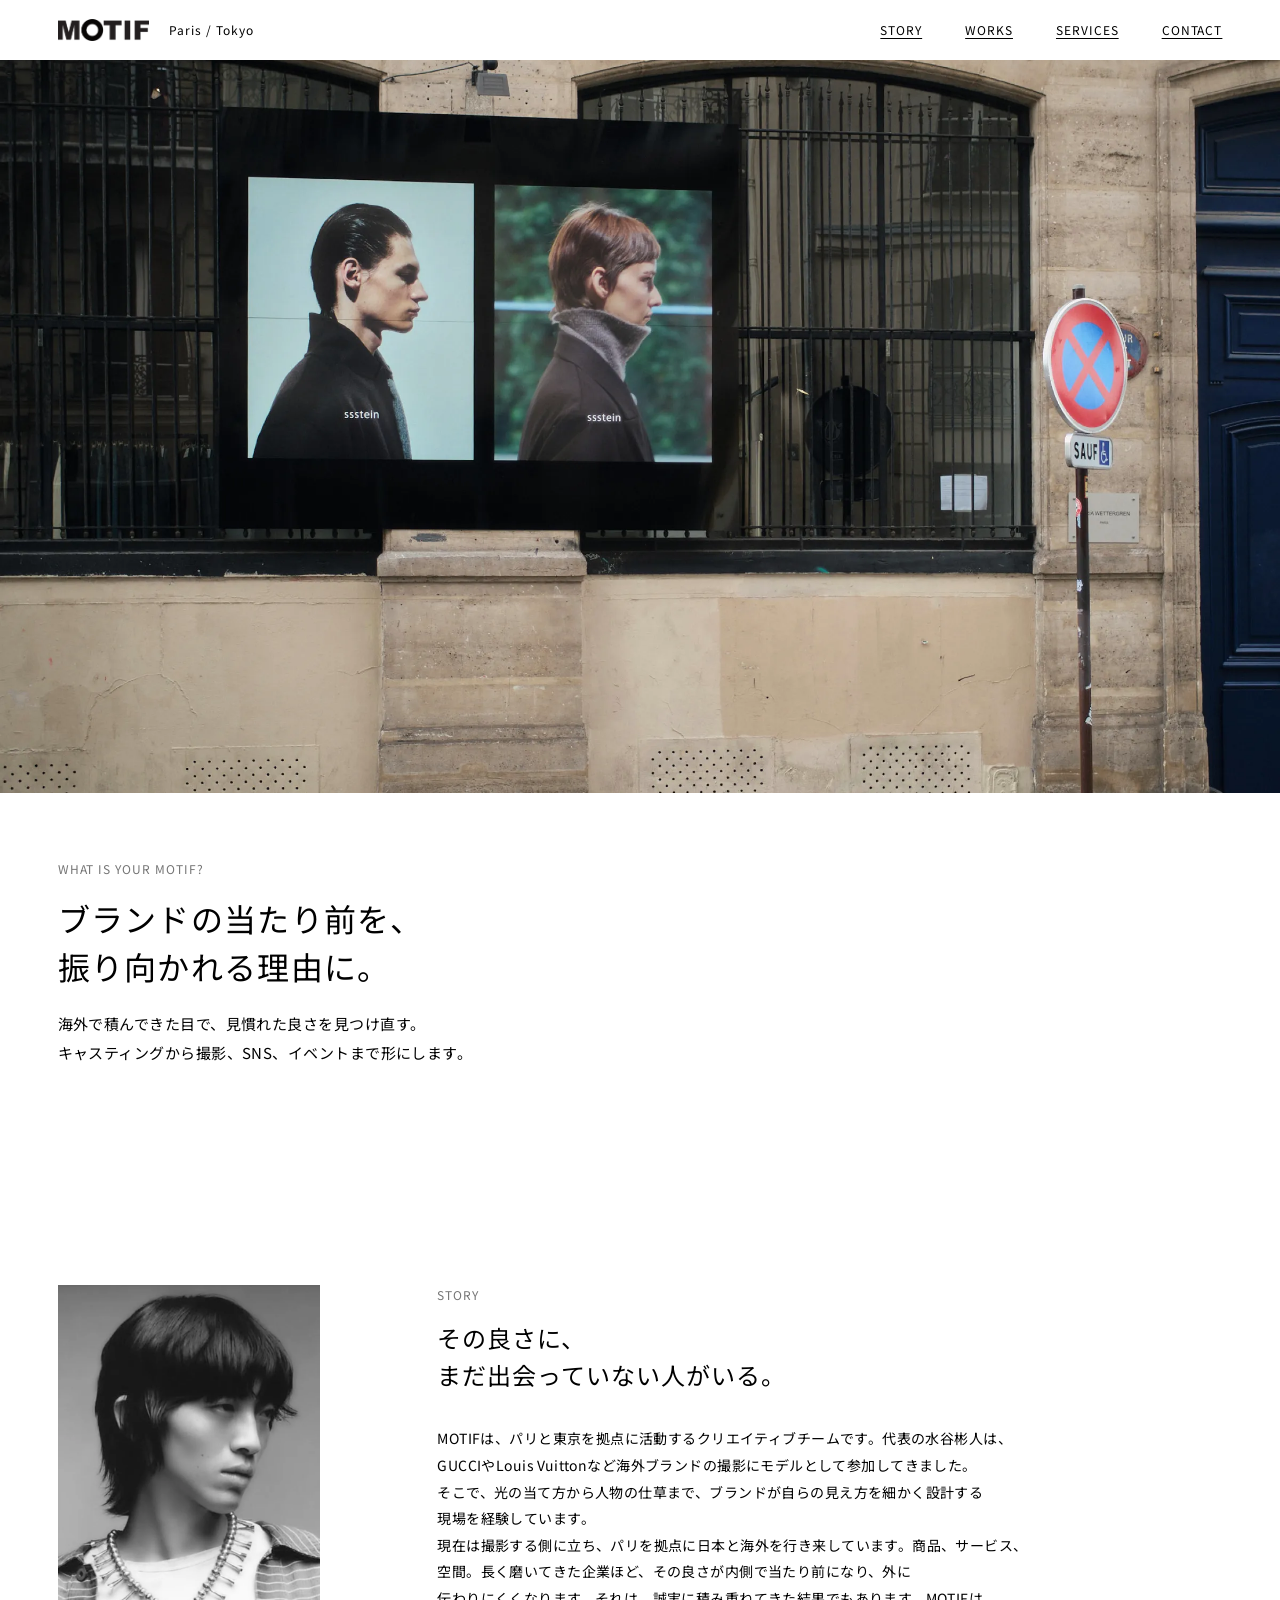
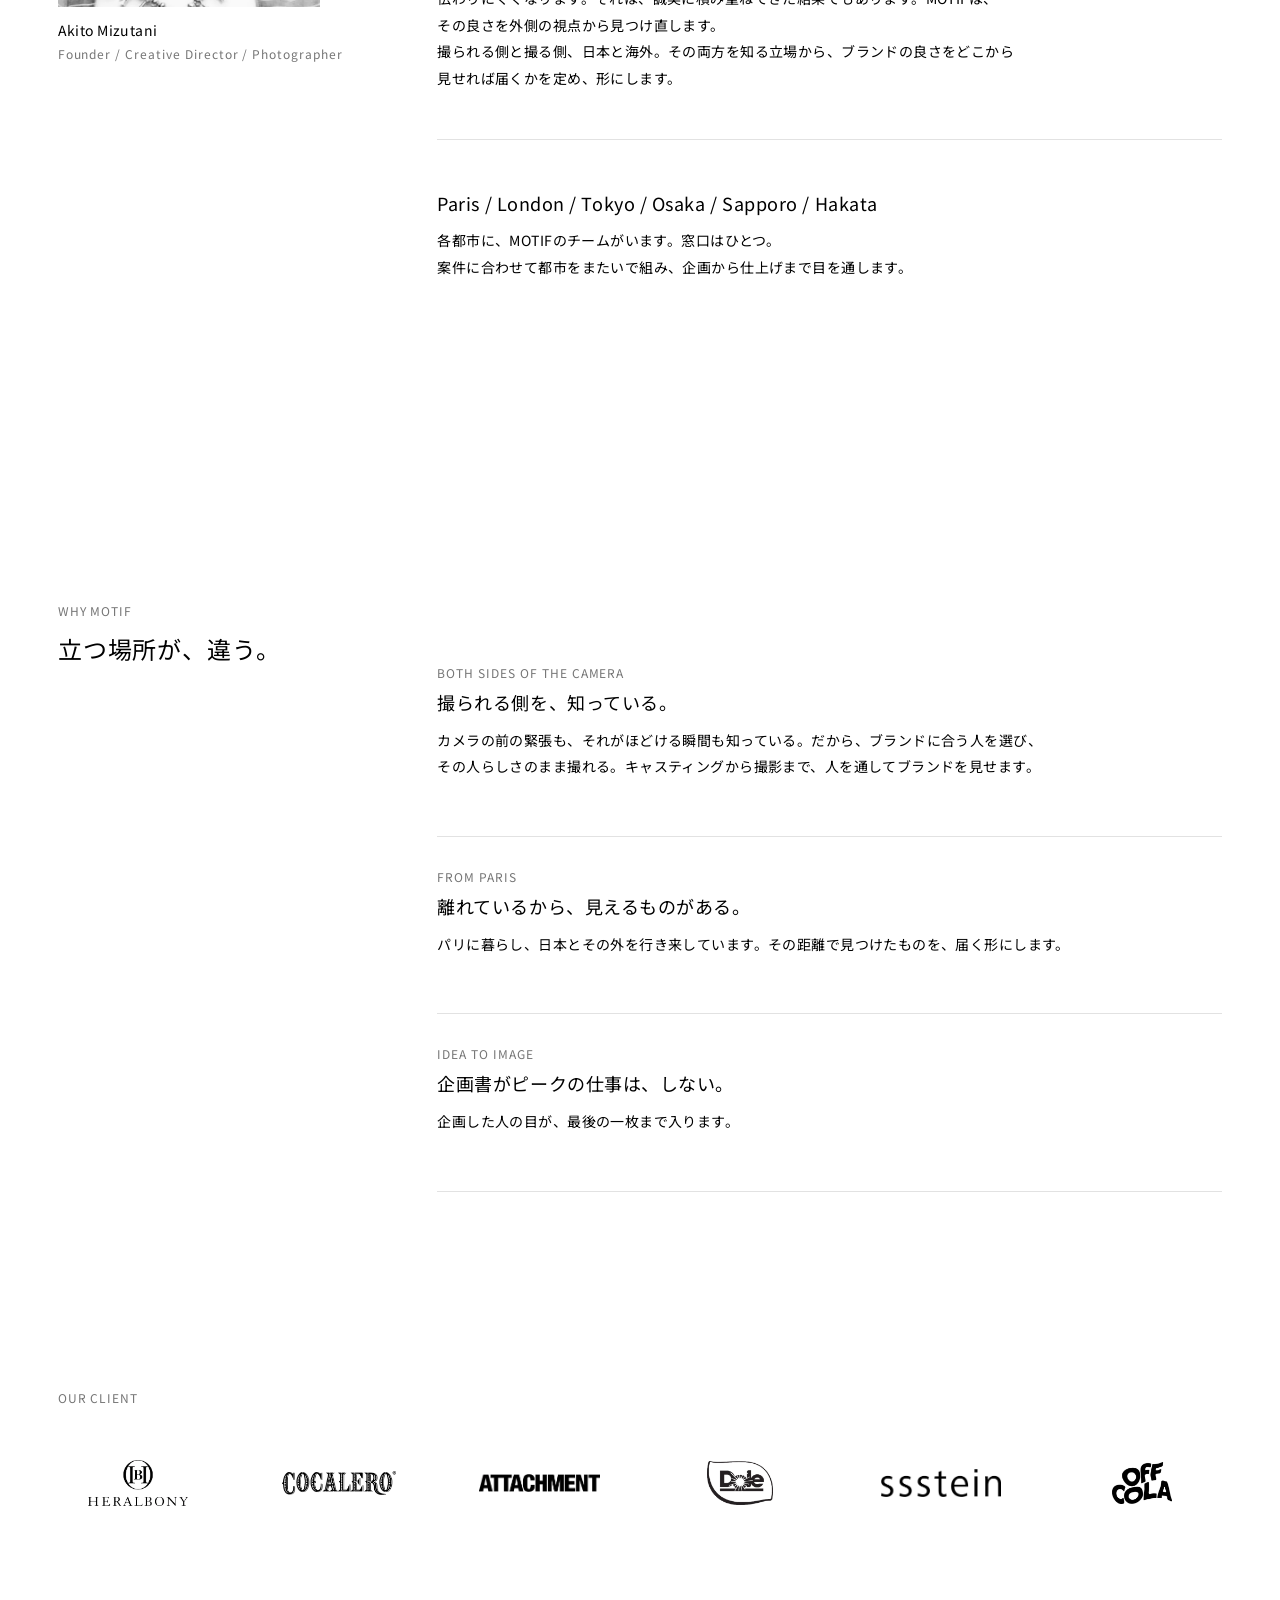
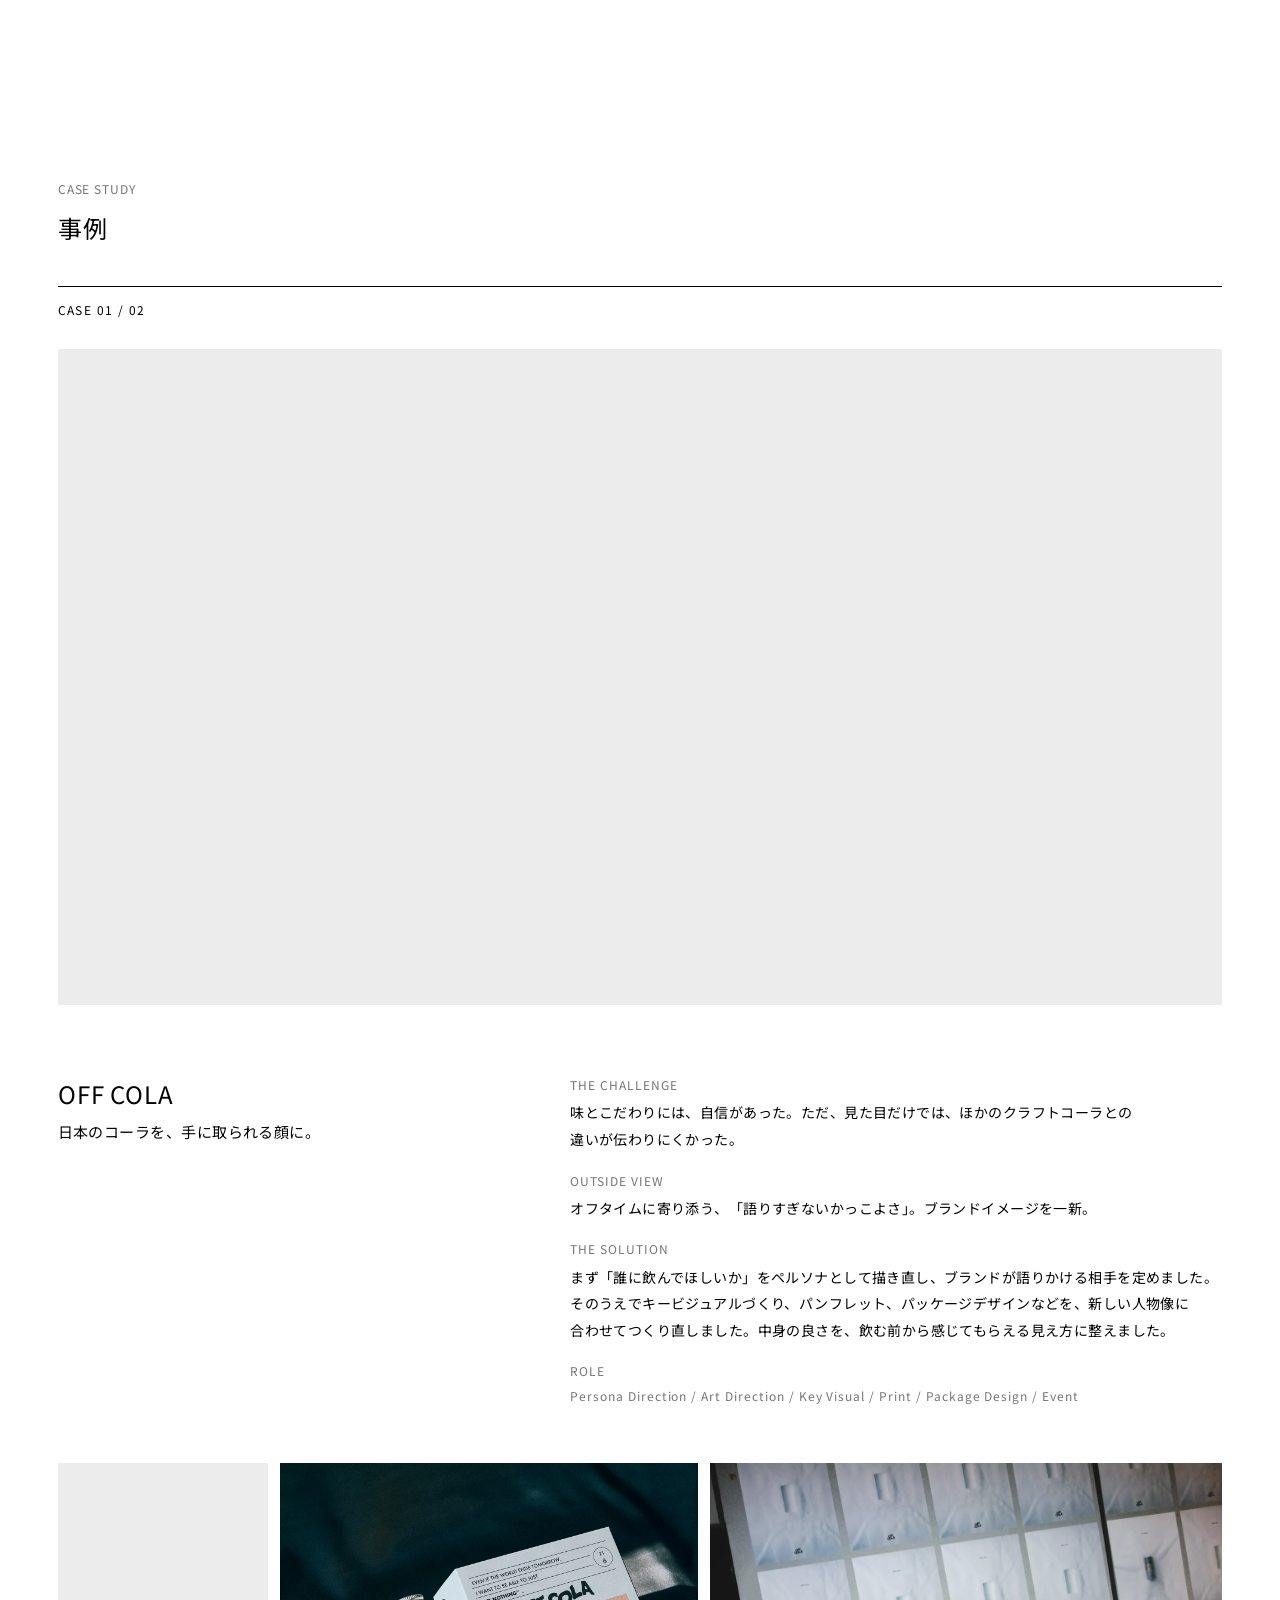
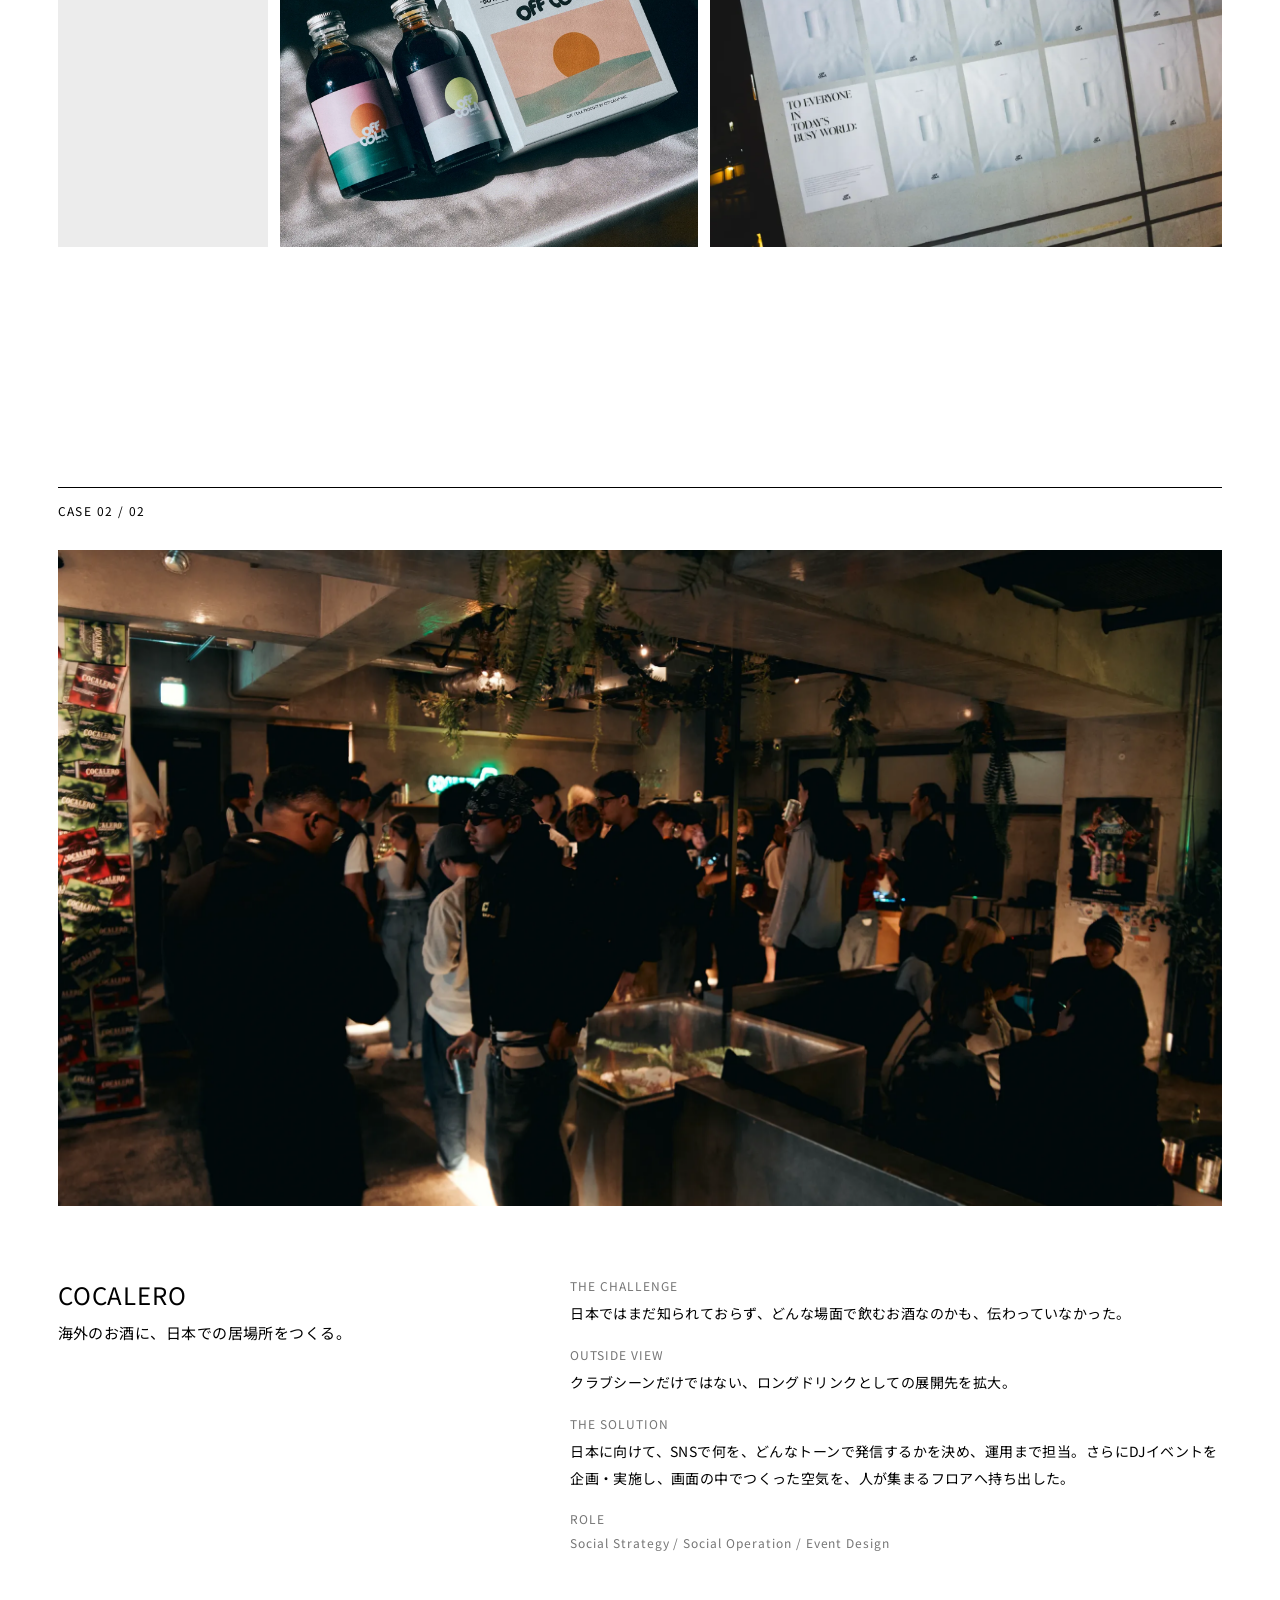
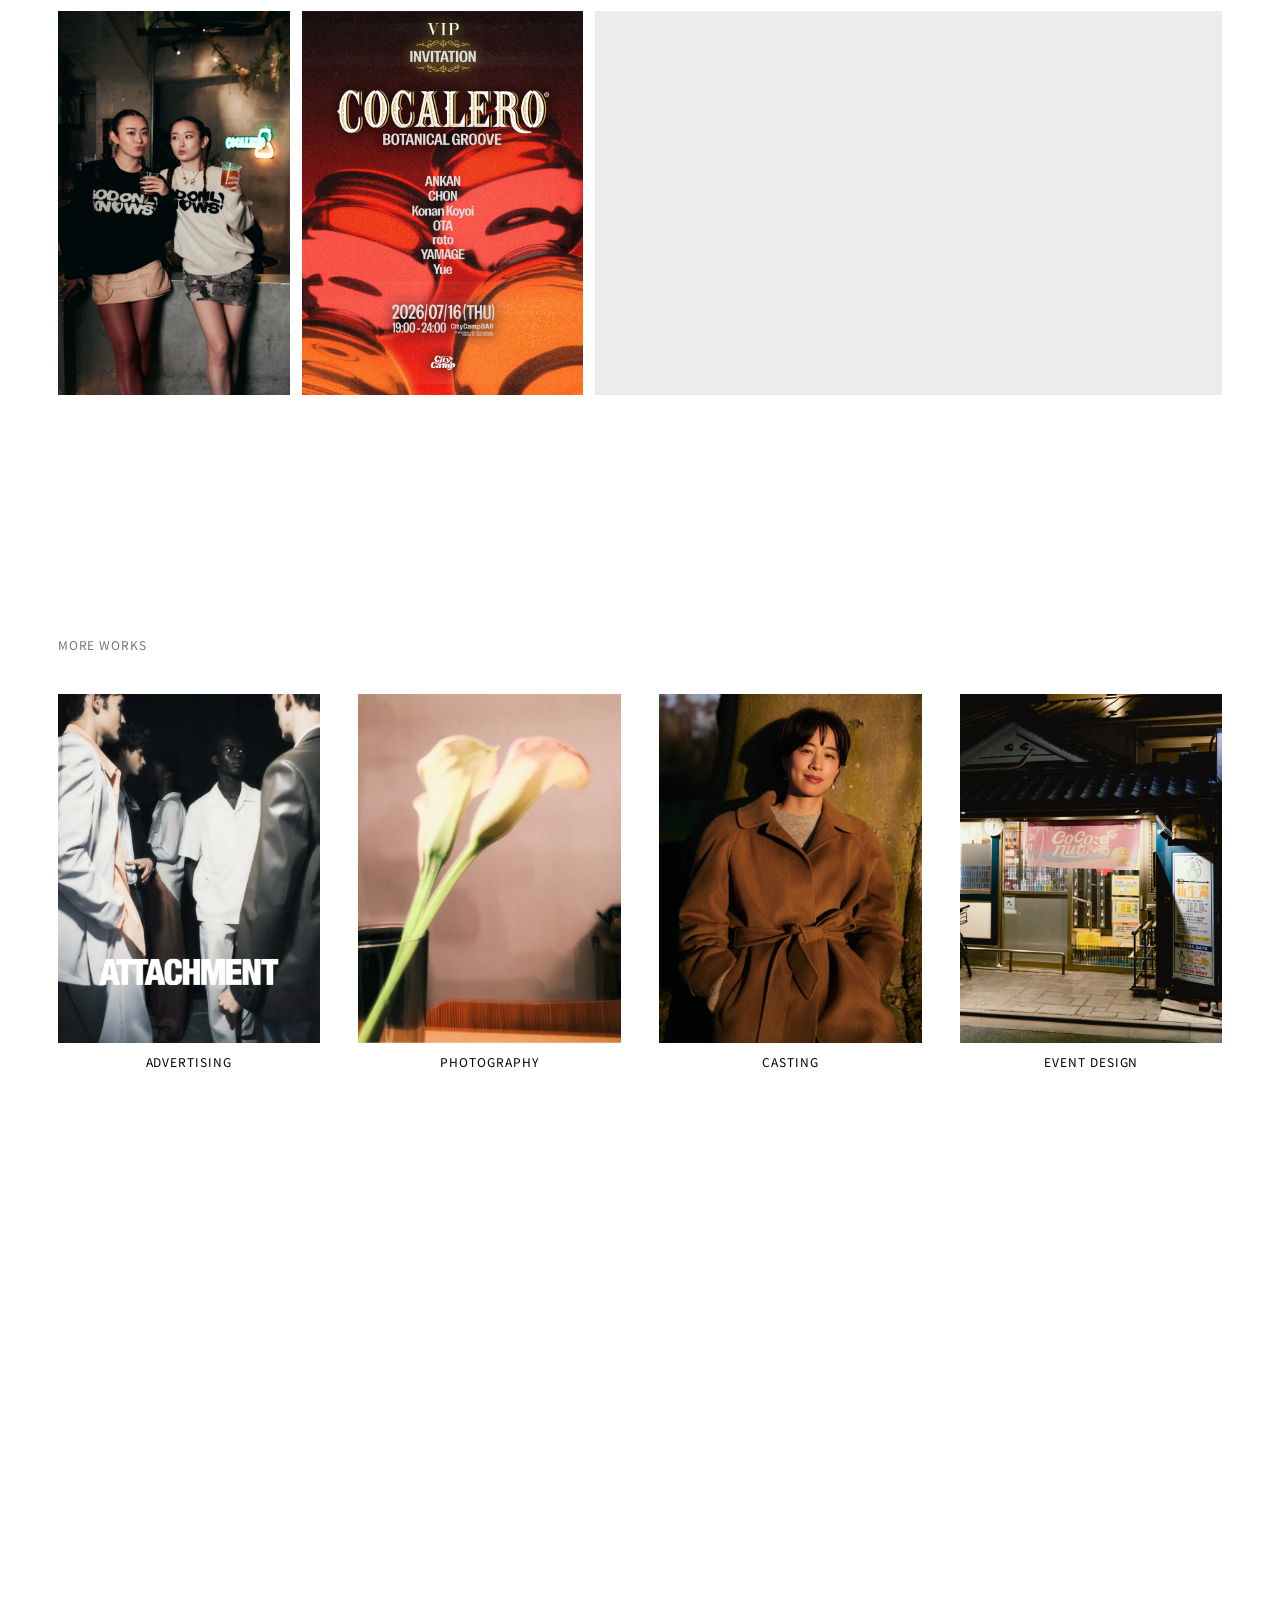
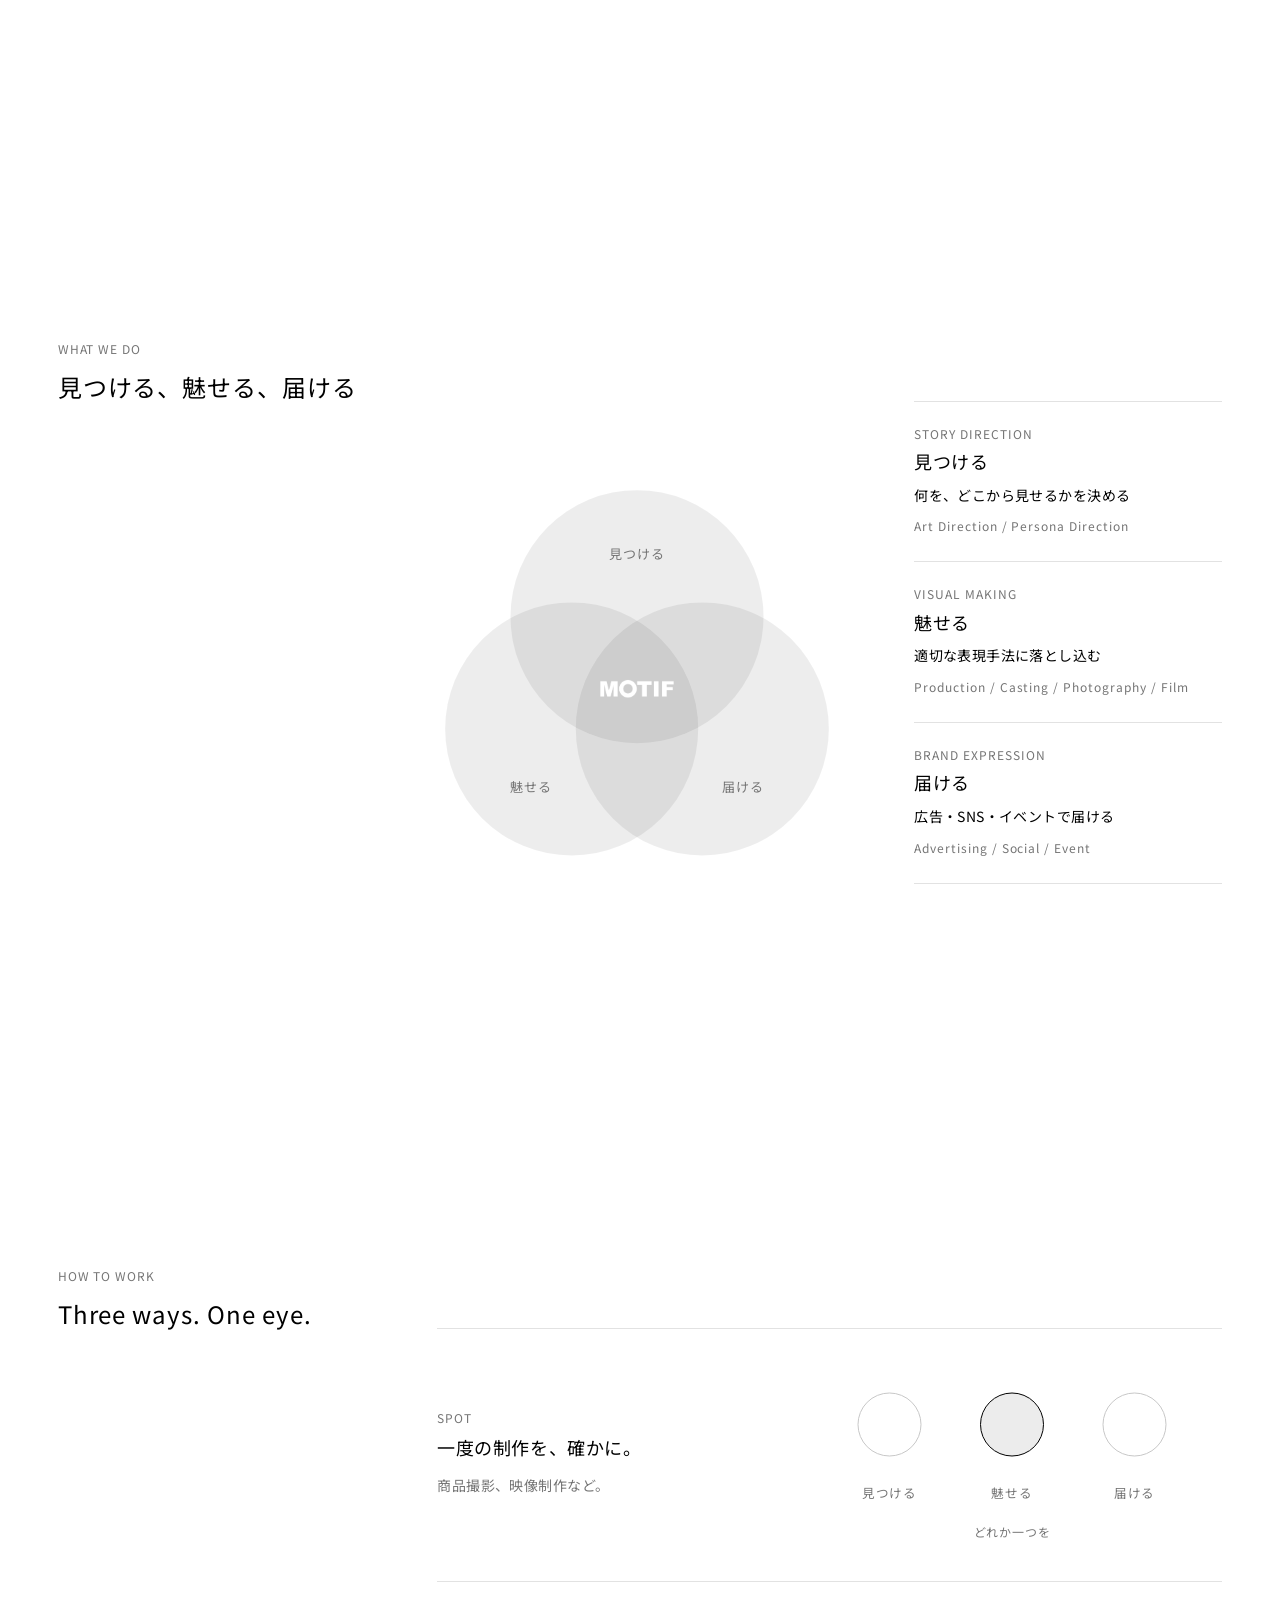
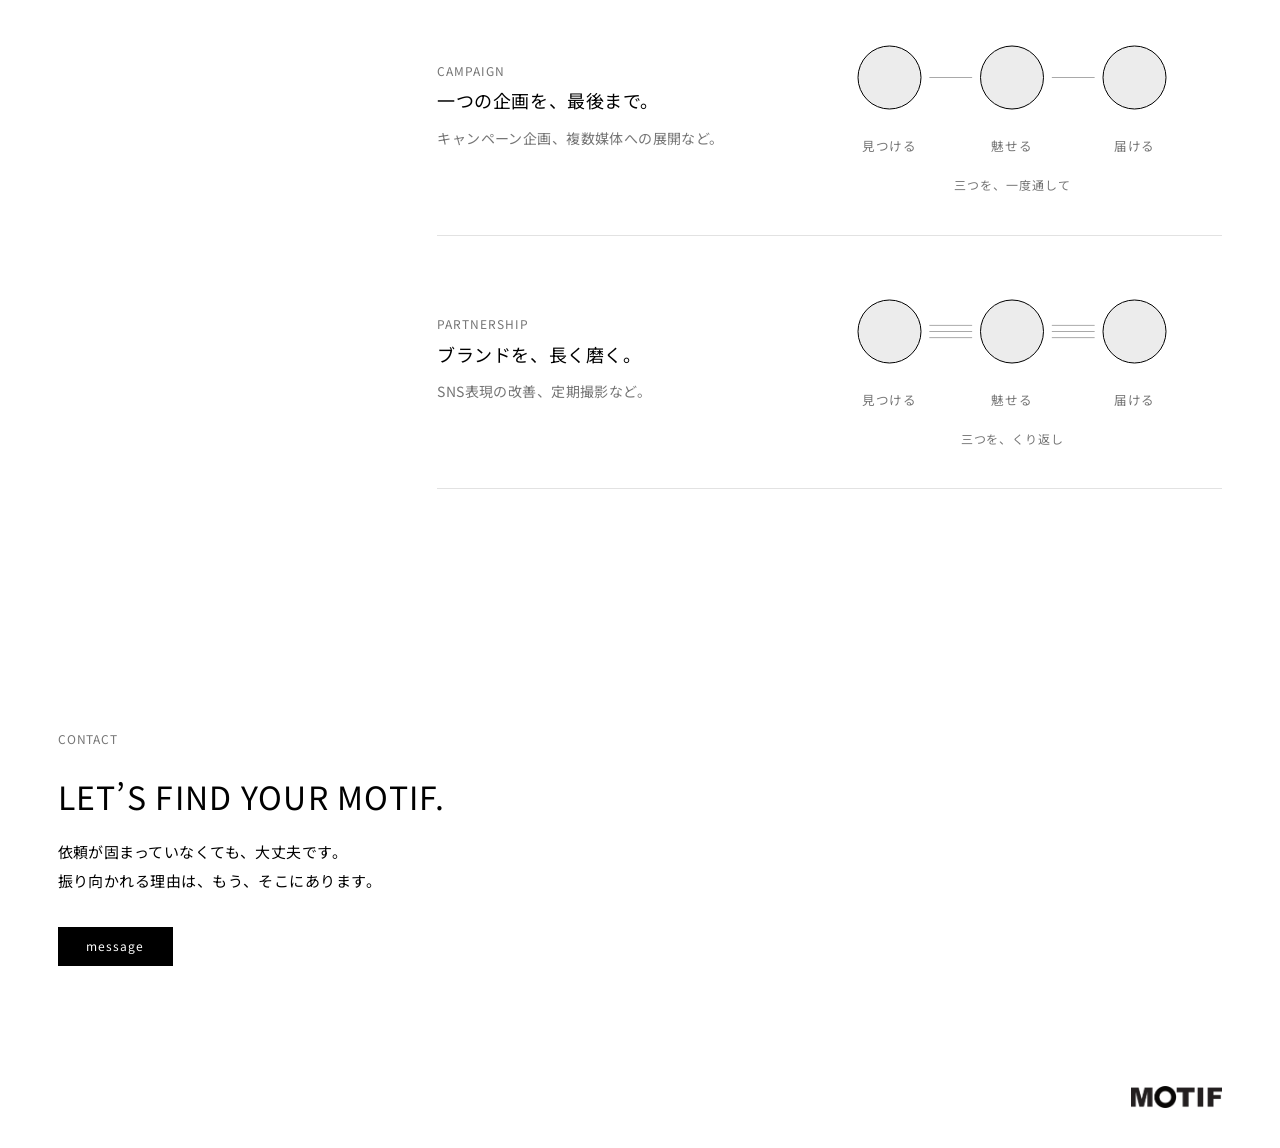
<file: index.html>
<!doctype html>
<html lang="ja">
<head>
  <meta charset="utf-8">
  <meta name="viewport" content="width=device-width, initial-scale=1">
  <title>MOTIF｜パリと東京のクリエイティブチーム</title>
  <meta name="description" content="MOTIFは、パリと東京を拠点に活動するクリエイティブチームです。ブランドの当たり前を、振り向かれる理由に。">
  <link rel="canonical" href="https://motif-tokyo.com/">
  <meta property="og:type" content="website">
  <meta property="og:site_name" content="MOTIF">
  <meta property="og:title" content="MOTIF｜パリと東京のクリエイティブチーム">
  <meta property="og:description" content="MOTIFは、パリと東京を拠点に活動するクリエイティブチームです。ブランドの当たり前を、振り向かれる理由に。">
  <meta property="og:url" content="https://motif-tokyo.com/">
  <meta property="og:image" content="https://motif-tokyo.com/assets/img/og.jpg?v=17274eb1">
  <meta property="og:locale" content="ja_JP">
  <meta name="twitter:card" content="summary_large_image">
  <link rel="preconnect" href="https://fonts.googleapis.com">
  <link rel="preconnect" href="https://fonts.gstatic.com" crossorigin>
  <link id="font-link" href="https://fonts.googleapis.com/css2?family=Noto+Sans+JP:wght@400;700&display=swap" rel="stylesheet">
  <link rel="stylesheet" href="assets/css/style.css?v=37430fbd">
  <script>document.documentElement.classList.add("js");try{if(!sessionStorage.getItem("motif-intro"))document.documentElement.classList.add("intro-on")}catch(e){}</script>
  <script type="application/ld+json">{"@context": "https://schema.org", "@type": "Organization", "name": "MOTIF", "url": "https://motif-tokyo.com/", "logo": "https://motif-tokyo.com/assets/img/logo-motif.png?v=5520a973", "email": "contact@motif-tokyo.com", "description": "パリと東京を拠点に活動するクリエイティブチーム。ビジュアル制作・SNS運用・イベント企画。", "areaServed": ["JP", "FR"]}</script>
</head>
<body>

<div class="opening" aria-hidden="true"><svg class="opening-lens" viewBox="52 30 196 188"><circle cx="150" cy="88" r="62"/><circle cx="118" cy="143" r="62"/><circle cx="182" cy="143" r="62"/></svg><img class="intro-logo" src="assets/img/logo-motif.png?v=5520a973" alt="" width="401" height="96"></div>

<header class="site-header">
  <div class="wrap header-inner">
    <a href="#top" class="logo-block">
      <img class="logo-img" src="assets/img/logo-motif.png?v=5520a973" alt="MOTIF" width="401" height="96">
      <span class="place">Paris / Tokyo</span>
    </a>
    <nav class="nav">
      <a href="#story">STORY</a>
      <a href="#works">WORKS</a>
      <a href="#services">SERVICES</a>
      <a href="contact.html">CONTACT</a>
    </nav>
    <button class="menu-btn" type="button" aria-expanded="false" aria-controls="site-menu" aria-label="メニューを開く"><span></span><span></span></button>
  </div>
</header>

<div class="menu" id="site-menu" hidden>
  <nav class="menu-nav">
    <a class="r-h" href="#story">STORY</a>
    <a class="r-h" href="#works">WORKS</a>
    <a class="r-h" href="#services">SERVICES</a>
    <a class="r-h" href="contact.html">CONTACT</a>
  </nav>
</div>

<main id="top">

  <!-- HERO -->
  <section class="hero">
    <div class="ph hero-img"><img src="assets/img/hero.webp?v=d4765a32" alt="MOTIF" fetchpriority="high" decoding="async"></div>
    <div class="wrap hero-text">
      <p class="r-note">WHAT IS YOUR MOTIF?</p>
      <h1 class="r-display">ブランドの<wbr>当たり前を、<br>振り向かれる<wbr>理由に。</h1>
      <p class="r-lead lead">海外で<wbr>積んできた<wbr>目で、<br class="sp">見慣れた<wbr>良さを<wbr>見つけ直す。<br>キャスティングから<wbr>撮影、<wbr>SNS、<br class="sp">イベントまで<wbr>形にします。</p>
    </div>
  </section>

  <!-- STORY -->
  <section id="story" class="wrap two-col story">
    <div class="col-left">
      <div class="ph portrait"><img src="assets/img/story-portrait.webp?v=66215ec5" alt="水谷彬人" loading="lazy" decoding="async"></div>
      <p class="r-body name">Akito Mizutani</p>
      <p class="r-note">Founder / Creative Director / Photographer</p>
    </div>
    <div class="col-right">
      <div class="block">
        <p class="r-note label">STORY</p>
        <h2 class="r-h">その良さに、<br>まだ<wbr>出会っていない<wbr>人がいる。</h2>
        <div class="r-body body">
          <p>MOTIFは、<wbr>パリと<wbr>東京を<wbr>拠点に<wbr>活動する<wbr>クリエイティブチームです。<wbr>代表の<wbr>水谷彬人は、<wbr>GUCCIや<wbr>Louis Vuittonなど海外ブランドの<wbr>撮影に<wbr>モデルとして<wbr>参加してきました。<wbr>そこで、<wbr>光の<wbr>当て<wbr>方から<wbr>人物の<wbr>仕草まで、<wbr>ブランドが<wbr>自らの<wbr>見え方を<wbr>細かく<wbr>設計する<wbr>現場を<wbr>経験しています。</p>
          <p>現在は<wbr>撮影する<wbr>側に<wbr>立ち、<wbr>パリを<wbr>拠点に<wbr>日本と<wbr>海外を<wbr>行き来しています。<wbr>商品、<wbr>サービス、<wbr>空間。<wbr>長く<wbr>磨いてきた<wbr>企業ほど、<wbr>その良さが<wbr>内側で<wbr>当たり前になり、<wbr>外に<wbr>伝わりにくくなります。<wbr>それは、<wbr>誠実に<wbr>積み重ねてきた<wbr>結果でもあります。<wbr>MOTIFは、<wbr>その良さを<wbr>外側の<wbr>視点から<wbr>見つけ直します。</p>
          <p>撮られる<wbr>側と<wbr>撮る<wbr>側、<wbr>日本と<wbr>海外。<wbr>その両方を<wbr>知る<wbr>立場から、<wbr>ブランドの<wbr>良さをどこから<wbr>見せれば<wbr>届くかを<wbr>定め、<wbr>形にします。</p>
        </div>
      </div>
      <div class="block">
        <p class="r-note label">OUR NETWORK</p>
        <p class="r-sub cities">Paris / London / Tokyo / Osaka / Sapporo / Hakata</p>
        <p class="r-body">各都市に、<wbr>MOTIFの<wbr>チームがいます。<wbr>窓口はひとつ。<br>案件に<wbr>合わせて<wbr>都市をまたいで<wbr>組み、<wbr>企画から<wbr>仕上げまで<wbr>目を<wbr>通します。</p>
      </div>
    </div>
  </section>

  <!-- WHY -->
  <section class="wrap two-col list-section">
    <div class="col-left">
      <p class="r-note">WHY MOTIF</p>
      <h2 class="r-h">立つ場所が、<wbr>違う。</h2>
    </div>
    <div class="col-right">
      <div class="item">
        <p class="r-note">BOTH SIDES OF THE CAMERA</p>
        <h3 class="r-sub">撮られる<wbr>側を、<wbr>知っている。</h3>
        <p class="r-body">カメラの<wbr>前の<wbr>緊張も、<wbr>それがほどける<wbr>瞬間も<wbr>知っている。<wbr>だから、<wbr>ブランドに<wbr>合う<wbr>人を<wbr>選び、<wbr>その人らしさのまま撮れる。<wbr>キャスティングから<wbr>撮影まで、<wbr>人を<wbr>通して<wbr>ブランドを<wbr>見せます。</p>
      </div>
      <div class="item">
        <p class="r-note">FROM PARIS</p>
        <h3 class="r-sub">離れているから、<wbr>見えるものがある。</h3>
        <p class="r-body">パリに<wbr>暮らし、<wbr>日本とその外を<wbr>行き来しています。<wbr>その距離で<wbr>見つけたものを、<wbr>届く<wbr>形にします。</p>
      </div>
      <div class="item">
        <p class="r-note">IDEA TO IMAGE</p>
        <h3 class="r-sub">企画書が<wbr>ピークの<wbr>仕事は、<wbr>しない。</h3>
        <p class="r-body">企画した<wbr>人の<wbr>目が、<wbr>最後の<wbr>一枚まで<wbr>入ります。</p>
      </div>
    </div>
  </section>

  <!-- CLIENT -->
  <section class="wrap clients">
    <p class="r-note">OUR CLIENT</p>
    <div class="logo-row">
      <div class="logo-item"><img style="--h:46px" src="assets/img/client-heralbony.webp?v=89b2622a" alt="HERALBONY" loading="lazy" decoding="async"></div>
      <div class="logo-item"><img style="--h:24px" src="assets/img/client-cocalero.webp?v=738e84ab" alt="COCALERO" loading="lazy" decoding="async"></div>
      <div class="logo-item"><img style="--h:18px" src="assets/img/client-attachment.webp?v=2ea99171" alt="ATTACHMENT" loading="lazy" decoding="async"></div>
      <div class="logo-item"><img style="--h:44px" src="assets/img/client-dole.webp?v=d5fe49c0" alt="Dole" loading="lazy" decoding="async"></div>
      <div class="logo-item"><img style="--h:28px" src="assets/img/client-ssstein.webp?v=b2cdcc18" alt="ssstein" loading="lazy" decoding="async"></div>
      <div class="logo-item"><img style="--h:42px" src="assets/img/client-offcola.webp?v=987de594" alt="OFF COLA" loading="lazy" decoding="async"></div>
    </div>
  </section>

  <!-- CASE STUDY -->
  <section id="works" class="cases">
    <div class="wrap">
      <p class="r-note">CASE STUDY</p>
      <h2 class="r-h">事例</h2>
    </div>

    <article class="case">
      <div class="wrap case-index"><span class="r-note">CASE 01 / 02</span></div>
      <div class="wrap"><div class="ph case-main"><video src="assets/video/offcola-main.mp4?v=921f5041" autoplay muted loop playsinline preload="metadata"></video></div></div>
      <div class="wrap case-text">
        <div class="case-head">
          <p class="r-h">OFF COLA</p>
          <p class="r-lead">日本の<wbr>コーラを、<wbr>手に<wbr>取られる<wbr>顔に。</p>
        </div>
        <dl class="case-dl">
          <dt class="r-note">THE CHALLENGE</dt>
          <dd class="r-body">味とこだわりには、<wbr>自信があった。<wbr>ただ、<wbr>見た<wbr>目だけでは、<wbr>ほかの<wbr>クラフトコーラとの<wbr>違いが<wbr>伝わりにくかった。</dd>
          <dt class="r-note">OUTSIDE VIEW</dt>
          <dd class="r-body">オフタイムに<wbr>寄り添う、<wbr>「語りすぎないかっこよさ」。<wbr>ブランドイメージを<wbr>一新。</dd>
          <dt class="r-note">THE SOLUTION</dt>
          <dd class="r-body">まず<wbr>「誰に<wbr>飲んでほしいか」を<wbr>ペルソナとして<wbr>描き直し、<wbr>ブランドが<wbr>語りかける<wbr>相手を<wbr>定めました。<wbr>そのうえで<wbr>キービジュアルづくり、<wbr>パンフレット、<wbr>パッケージデザインなどを、<wbr>新しい<wbr>人物像に<wbr>合わせてつくり直しました。<wbr>中身の<wbr>良さを、<wbr>飲む前から<wbr>感じてもらえる<wbr>見え方に<wbr>整えました。</dd>
          <dt class="r-note">ROLE</dt>
          <dd class="r-note role">Persona Direction / Art Direction / Key Visual / Print / Package Design / Event</dd>
        </dl>
      </div>
      <div class="wrap case-pair right">
        <div class="ph" style="--ar:200/349"><video src="assets/video/offcola-side.mp4?v=2964e91a" autoplay muted loop playsinline preload="metadata"></video></div>
        <div class="ph" style="--ar:398/349"><img src="assets/img/offcola-1.webp?v=d21f4031" alt="OFF COLA 飲み比べセット" loading="lazy" decoding="async"></div>
        <div class="ph" style="--ar:487/349"><img src="assets/img/offcola-2.webp?v=5370cc6c" alt="OFF COLA" loading="lazy" decoding="async"></div>
      </div>
    </article>

    <article class="case">
      <div class="wrap case-index"><span class="r-note">CASE 02 / 02</span></div>
      <div class="wrap"><div class="ph case-main"><img src="assets/img/cocalero-main.webp?v=8de24fab" alt="COCALERO" loading="lazy" decoding="async"></div></div>
      <div class="wrap case-text">
        <div class="case-head">
          <p class="r-h">COCALERO</p>
          <p class="r-lead">海外のお酒に、<wbr>日本での<wbr>居場所をつくる。</p>
        </div>
        <dl class="case-dl">
          <dt class="r-note">THE CHALLENGE</dt>
          <dd class="r-body">日本ではまだ<wbr>知られておらず、<wbr>どんな場面で<wbr>飲むお酒なのかも、<wbr>伝わっていなかった。</dd>
          <dt class="r-note">OUTSIDE VIEW</dt>
          <dd class="r-body">クラブシーンだけではない、<wbr>ロングドリンクとしての<wbr>展開先を<wbr>拡大。</dd>
          <dt class="r-note">THE SOLUTION</dt>
          <dd class="r-body">日本に<wbr>向けて、<wbr>SNSで<wbr>何を、<wbr>どんなトーンで<wbr>発信するかを<wbr>決め、<wbr>運用まで<wbr>担当。<wbr>さらに<wbr>DJイベントを<wbr>企画・実施し、<wbr>画面の<wbr>中でつくった<wbr>空気を、<wbr>人が<wbr>集まる<wbr>フロアへ<wbr>持ち出した。</dd>
          <dt class="r-note">ROLE</dt>
          <dd class="r-note role">Social Strategy / Social Operation / Event Design</dd>
        </dl>
      </div>
      <div class="wrap case-pair left">
        <div class="ph" style="--ar:213/321"><img src="assets/img/cocalero-1.webp?v=8d9e18ae" alt="COCALERO" loading="lazy" decoding="async"></div>
        <div class="ph" style="--ar:258/321"><img src="assets/img/cocalero-2.webp?v=9bcd0f60" alt="COCALERO VIP" loading="lazy" decoding="async"></div>
        <div class="ph" style="--ar:575/321"><video src="assets/video/cocalero-side.mp4?v=3d18f161" autoplay muted loop playsinline preload="metadata"></video></div>
      </div>
    </article>

  </section>

  <!-- MORE WORKS -->
  <section class="wrap more">
    <p class="r-note">MORE WORKS</p>
    <div class="more-grid">
      <a href="#" class="more-item"><div class="ph"><img src="assets/img/more-advertising.webp?v=2d52095d" alt="ADVERTISING" loading="lazy" decoding="async"></div><span class="r-note">ADVERTISING</span></a>
      <a href="#" class="more-item"><div class="ph"><img src="assets/img/more-photography.webp?v=042b97f7" alt="PHOTOGRAPHY" loading="lazy" decoding="async"></div><span class="r-note">PHOTOGRAPHY</span></a>
      <a href="#" class="more-item"><div class="ph"><img src="assets/img/more-casting.webp?v=5109fc7d" alt="CASTING" loading="lazy" decoding="async"></div><span class="r-note">CASTING</span></a>
      <a href="#" class="more-item"><div class="ph"><img src="assets/img/more-eventdesign.webp?v=8f7c3140" alt="EVENT DESIGN" loading="lazy" decoding="async"></div><span class="r-note">EVENT DESIGN</span></a>
    </div>
  </section>

  <!-- 写真の帯(Wixと同じく MORE WORKS のあと) -->
  <div class="photo-band" role="img" aria-label="MOTIF" style="background-image:url(assets/img/fullbleed.webp?v=56c4dea3); --bg:url(/assets/img/fullbleed.webp?v=56c4dea3)"></div>

  <!-- WHAT WE DO:3つの得意な領域(重なる円) -->
  <section id="services" class="wrap two-col list-section">
    <div class="col-left">
      <p class="r-note">WHAT WE DO</p>
      <h2 class="r-h">見つける、<wbr>魅せる、<wbr>届ける</h2>
    </div>
    <div class="col-right">
      <svg class="venn-mini" viewBox="52 22 196 188" role="img" aria-label="見つける・魅せる・届けるの3つの円が重なり、真ん中にMOTIF"><circle class="c" cx="150" cy="88" r="62"/><circle class="c" cx="118" cy="143" r="62"/><circle class="c" cx="182" cy="143" r="62"/><text x="150" y="58">見つける</text><text x="98" y="172">魅せる</text><text x="202" y="172">届ける</text><image class="core-logo" href="assets/img/logo-motif-white.png?v=94e83e88" x="132" y="119" width="36" height="8.6"/></svg>
      <div class="venn" role="list">
        <div class="venn-circle" role="listitem">
          <p class="r-note">STORY DIRECTION</p>
          <h3 class="r-sub">見つける</h3>
          <p class="r-body">何を、<wbr>どこから<wbr>見せるかを<wbr>決める</p>
          <p class="r-note gray">Art Direction / Persona Direction</p>
        </div>
        <div class="venn-circle" role="listitem">
          <p class="r-note">VISUAL MAKING</p>
          <h3 class="r-sub">魅せる</h3>
          <p class="r-body">適切な表現手法に<wbr>落とし込む</p>
          <p class="r-note gray">Production / Casting / Photography / Film</p>
        </div>
        <div class="venn-circle" role="listitem">
          <p class="r-note">BRAND EXPRESSION</p>
          <h3 class="r-sub">届ける</h3>
          <p class="r-body">広告・SNS・イベントで<wbr>届ける</p>
          <p class="r-note gray">Advertising / Social / Event</p>
        </div>
      </div>
      <p class="r-note diagram-note">撮影だけでも、<wbr>企画から<wbr>発信まで<wbr>通しでも、<wbr>お受けします。</p>
    </div>
  </section>

  <!-- HOW TO WORK:関わり方の長さ(時間の線) -->
  <section class="wrap two-col list-section">
    <div class="col-left">
      <p class="r-note">HOW TO WORK</p>
      <h2 class="r-h">Three ways. One eye.</h2>
    </div>
    <div class="col-right">
      <div class="timeline">
        <div class="tl-row">
          <div class="tl-text">
            <p class="r-note">SPOT</p>
            <h3 class="r-sub">一度の<wbr>制作を、<wbr>確かに。</h3>
            <p class="r-body gray">商品撮影、<wbr>映像制作など。</p>
          </div>
          <figure class="tl-figure"><svg class="flow" viewBox="0 0 240 84" aria-hidden="true"><defs><marker id="ah" viewBox="0 0 10 10" refX="9" refY="5" markerWidth="7" markerHeight="7" markerUnits="userSpaceOnUse" orient="auto"><path d="M1,1 L9,5 L1,9"/></marker></defs><circle cx="50" cy="34" r="18"/><circle cx="120" cy="34" r="18" class="on"/><circle cx="190" cy="34" r="18"/><g class="lbl"><text x="50" y="76">見つける</text><text x="120" y="76">魅せる</text><text x="190" y="76">届ける</text></g></svg><figcaption class="r-note">どれか<wbr>一つを</figcaption></figure>
        </div>
        <div class="tl-row">
          <div class="tl-text">
            <p class="r-note">CAMPAIGN</p>
            <h3 class="r-sub">一つの<wbr>企画を、<wbr>最後まで。</h3>
            <p class="r-body gray">キャンペーン企画、<wbr>複数媒体への<wbr>展開など。</p>
          </div>
          <figure class="tl-figure"><svg class="flow" viewBox="0 0 240 84" aria-hidden="true"><defs><marker id="ah" viewBox="0 0 10 10" refX="9" refY="5" markerWidth="7" markerHeight="7" markerUnits="userSpaceOnUse" orient="auto"><path d="M1,1 L9,5 L1,9"/></marker></defs><g class="on-all"><circle cx="50" cy="34" r="18"/><circle cx="120" cy="34" r="18"/><circle cx="190" cy="34" r="18"/></g><line x1="73" y1="34" x2="97" y2="34"/><line x1="143" y1="34" x2="167" y2="34"/><g class="lbl"><text x="50" y="76">見つける</text><text x="120" y="76">魅せる</text><text x="190" y="76">届ける</text></g></svg><figcaption class="r-note">三つを、<wbr>一度通して</figcaption></figure>
        </div>
        <div class="tl-row">
          <div class="tl-text">
            <p class="r-note">PARTNERSHIP</p>
            <h3 class="r-sub">ブランドを、<wbr>長く<wbr>磨く。</h3>
            <p class="r-body gray">SNS表現の<wbr>改善、<wbr>定期撮影など。</p>
          </div>
          <figure class="tl-figure"><svg class="flow" viewBox="0 0 240 84" aria-hidden="true"><defs><marker id="ah" viewBox="0 0 10 10" refX="9" refY="5" markerWidth="7" markerHeight="7" markerUnits="userSpaceOnUse" orient="auto"><path d="M1,1 L9,5 L1,9"/></marker></defs><g class="on-all"><circle cx="50" cy="34" r="18"/><circle cx="120" cy="34" r="18"/><circle cx="190" cy="34" r="18"/></g><g class="triple"><line x1="73" y1="30.5" x2="97" y2="30.5"/><line x1="73" y1="34" x2="97" y2="34"/><line x1="73" y1="37.5" x2="97" y2="37.5"/><line x1="143" y1="30.5" x2="167" y2="30.5"/><line x1="143" y1="34" x2="167" y2="34"/><line x1="143" y1="37.5" x2="167" y2="37.5"/></g><g class="lbl"><text x="50" y="76">見つける</text><text x="120" y="76">魅せる</text><text x="190" y="76">届ける</text></g></svg><figcaption class="r-note">三つを、<wbr>くり返し</figcaption></figure>
        </div>
      </div>
    </div>
  </section>

  <!-- CONTACT -->
  <section id="contact" class="wrap contact">
    <p class="r-note">CONTACT</p>
    <h2 class="r-display">LET’S FIND YOUR MOTIF.</h2>
    <p class="r-lead">依頼が<wbr>固まっていなくても、<wbr>大丈夫です。<br>振り向かれる<wbr>理由は、<wbr>もう、<wbr>そこにあります。</p>
    <a class="btn" href="contact.html">message</a>
  </section>

</main>

<footer class="wrap site-footer">
  <a class="to-top" href="#" aria-label="ページの先頭へ戻る"><img class="logo-img footer-logo" src="assets/img/logo-motif.png?v=5520a973" alt="MOTIF" width="401" height="96" loading="lazy"></a>
</footer>

<script src="assets/js/main.js?v=f72d8432"></script>
</body>
</html>
</file>
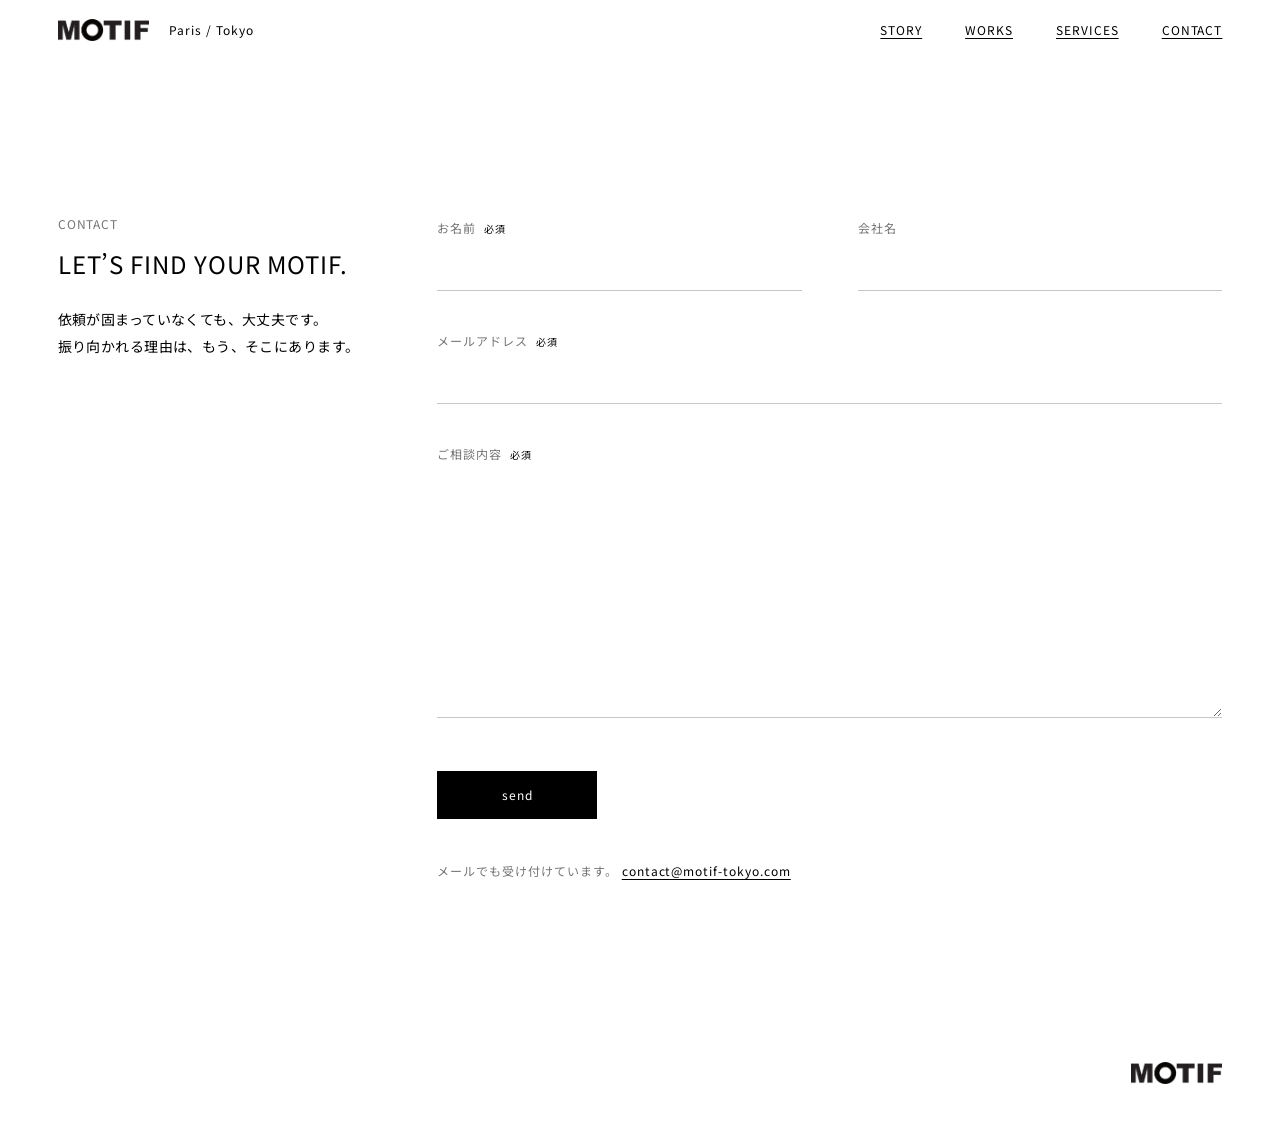
<file: contact.html>
<!doctype html>
<html lang="ja">
<head>
  <meta charset="utf-8">
  <meta name="viewport" content="width=device-width, initial-scale=1">
  <title>Contact｜MOTIF</title>
  <meta name="description" content="MOTIFへのお問い合わせ。依頼が固まっていなくても、大丈夫です。">
  <link rel="canonical" href="https://motif-tokyo.com/contact.html">
  <meta property="og:type" content="website">
  <meta property="og:site_name" content="MOTIF">
  <meta property="og:title" content="Contact｜MOTIF">
  <meta property="og:description" content="MOTIFへのお問い合わせ。依頼が固まっていなくても、大丈夫です。">
  <meta property="og:url" content="https://motif-tokyo.com/contact.html">
  <meta property="og:image" content="https://motif-tokyo.com/assets/img/og.jpg?v=17274eb1">
  <meta property="og:locale" content="ja_JP">
  <meta name="twitter:card" content="summary_large_image">
  <link rel="preconnect" href="https://fonts.googleapis.com">
  <link rel="preconnect" href="https://fonts.gstatic.com" crossorigin>
  <link href="https://fonts.googleapis.com/css2?family=Noto+Sans+JP:wght@400;700&display=swap" rel="stylesheet">
  <link rel="stylesheet" href="assets/css/style.css?v=37430fbd">
  <script>document.documentElement.classList.add("js")</script>
</head>
<body>

<header class="site-header">
  <div class="wrap header-inner">
    <a href="./" class="logo-block">
      <img class="logo-img" src="assets/img/logo-motif.png?v=5520a973" alt="MOTIF" width="401" height="96">
      <span class="place">Paris / Tokyo</span>
    </a>
    <nav class="nav">
      <a href="./#story">STORY</a>
      <a href="./#works">WORKS</a>
      <a href="./#services">SERVICES</a>
      <a href="contact.html">CONTACT</a>
    </nav>
    <button class="menu-btn" type="button" aria-expanded="false" aria-controls="site-menu" aria-label="メニューを開く"><span></span><span></span></button>
  </div>
</header>

<div class="menu" id="site-menu" hidden>
  <nav class="menu-nav">
    <a class="r-h" href="./#story">STORY</a>
    <a class="r-h" href="./#works">WORKS</a>
    <a class="r-h" href="./#services">SERVICES</a>
    <a class="r-h" href="contact.html">CONTACT</a>
  </nav>
</div>

<main>
  <section class="wrap two-col contact-page">
    <div class="col-left">
      <p class="r-note">CONTACT</p>
      <h1 class="r-h">LET’S FIND YOUR MOTIF.</h1>
      <p class="r-body intro">依頼が<wbr>固まっていなくても、<wbr>大丈夫です。<br>振り向かれる<wbr>理由は、<wbr>もう、<wbr>そこにあります。</p>
    </div>

    <div class="col-right">
      <form id="contact-form" class="form" novalidate>
        <div class="field">
          <label class="r-note" for="f-name">お名前<span class="req">必須</span></label>
          <input id="f-name" name="name" type="text" autocomplete="name" required>
        </div>
        <div class="field">
          <label class="r-note" for="f-company">会社名</label>
          <input id="f-company" name="company" type="text" autocomplete="organization">
        </div>
        <div class="field">
          <label class="r-note" for="f-email">メールアドレス<span class="req">必須</span></label>
          <input id="f-email" name="email" type="email" autocomplete="email" required>
        </div>
        <div class="field">
          <label class="r-note" for="f-message">ご相談内容<span class="req">必須</span></label>
          <textarea id="f-message" name="message" rows="8" required></textarea>
        </div>
        <p class="r-note form-error" id="form-error" hidden>必須の<wbr>項目を<wbr>入力してください。</p>
        <button class="btn" type="submit">send</button>
      </form>
      <p class="r-note mail">メールでも<wbr>受け付けています。 <a class="js-mail" data-u="contact" data-d="motif-tokyo.com">contact [at] motif-tokyo.com</a></p>

      <div class="form-done" id="form-done" hidden>
        <p class="r-sub">ありがとうございます。</p>
        <p class="r-body">メッセージを<wbr>受け取りました。<wbr>内容を<wbr>確認して、<wbr>ご連絡します。</p>
        <a class="r-note back" href="./">← MOTIF トップへ</a>
      </div>
    </div>
  </section>
</main>

<footer class="wrap site-footer">
  <a class="to-top" href="#" aria-label="ページの先頭へ戻る"><img class="logo-img footer-logo" src="assets/img/logo-motif.png?v=5520a973" alt="MOTIF" width="401" height="96" loading="lazy"></a>
</footer>

<script src="assets/js/contact.js?v=03c7007a"></script>
<script src="assets/js/main.js?v=f72d8432"></script>
</body>
</html>
</file>
<file: assets/css/style.css>
/* MOTIF — akitomizutani.com/motif のバランスを踏襲。Wixの980px固定をやめ、画面の幅に合わせて広がるようにした(比率は実測のまま) */
:root {
  --ink: #000;
  --gray: #757575;
  --line: #e2e2e2;
  --ph: #ececec;
  --font: "Noto Sans JP", "Hiragino Sans", "Hiragino Kaku Gothic ProN", sans-serif;
  --max: 1320px;                       /* 大きいモニターでの最大幅 */
  --gutter: clamp(20px, 4.5vw, 72px);   /* 左右の余白 */
  --right: 32.6%;                      /* 右の列の開始位置(Wix実測 319/980) */
}

* { box-sizing: border-box; margin: 0; padding: 0; }
html { scroll-behavior: smooth; -webkit-text-size-adjust: 100%; }
body { background: #fff; color: var(--ink); font-family: var(--font); line-height: 1.4; }
/* 日本語を文節で折り返し、1文字だけの行を作らない */
/* 日本語は文節の切れ目(tools/wbr.py が入れる <wbr>)でだけ改行する。
   keep-all は Safari でも効く(auto-phrase は Chrome だけなので使わない)。はみ出しそうなときだけ途中で折る */
h1, h2, h3, p, dd, figcaption, label { word-break: keep-all; overflow-wrap: anywhere; line-break: strict; text-wrap: pretty; }
a { color: inherit; text-decoration: none; }
img, video { display: block; width: 100%; }

/* 文字の役割(company/20261102_MOTIFサイト構成案.md「3. 文字」2026-11-07 のルール)
   1書体・太さは標準と太字の2つ。どの見出しも同じ役割なら同じ大きさ。 */
.r-display { font-size: 32px; line-height: 1.5; font-weight: 400; letter-spacing: .04em; } /* 大見出し:HERO・CONTACT */
.r-h       { font-size: 24px; line-height: 1.55; font-weight: 400; letter-spacing: .04em; } /* 見出し:各セクション・事例のブランド名 */
.r-sub     { font-size: 18px; line-height: 1.6; font-weight: 400; letter-spacing: .03em; } /* 小見出し:各項目・都市名 */
.r-lead    { font-size: 15px; line-height: 1.9; font-weight: 400; letter-spacing: .03em; } /* リード:HEROの説明・事例の一行 */
.r-body    { font-size: 14px; line-height: 1.9; font-weight: 400; letter-spacing: .03em; } /* 本文 */
.r-note    { font-size: 12px; line-height: 1.6; font-weight: 400; letter-spacing: .08em; color: var(--gray); } /* 補足:ラベル・ROLE(グレー) */
.gray { color: var(--gray); }
@media (max-width: 760px) {
  .r-display { font-size: 26px; }
  .r-h { font-size: 20px; }
  .r-sub { font-size: 16px; }
}

.wrap { width: min(var(--max), calc(100% - var(--gutter) * 2)); margin: 0 auto; }

/* 仮の写真枠 */
.ph { position: relative; background: var(--ph); width: 100%; }
/* 写真・動画は枠いっぱいに、はみ出す分は切り落とす */
.ph > img, .ph > video { position: absolute; inset: 0; width: 100%; height: 100%; object-fit: cover; }
.ph:has(> img)::after, .ph:has(> video)::after { content: none; }
.ph::after {
  content: attr(data-label); position: absolute; left: 10px; bottom: 8px;
  font-size: 10px; color: #aaa; letter-spacing: .05em;
}

/* ---------- header ---------- */
.site-header { position: sticky; top: 0; z-index: 10; background: #fff; }
.header-inner { display: flex; align-items: center; justify-content: space-between; height: 60px; }
.logo-block { display: flex; align-items: center; gap: 18px; }
.logo { font-size: 22px; font-weight: 700; letter-spacing: .02em; }
/* ロゴ:Wixで表示されていた文字部分の大きさ(幅約94px・高さ約20px)に合わせる */
.logo-img { display: block; height: 22px; width: auto; }
.logo-block { gap: 20px; }
.footer-logo { height: 22px; }
.place { font-size: 12px; letter-spacing: .08em; }
.nav { display: flex; gap: 43px; font-size: 12px; letter-spacing: .08em; }
.nav a { text-decoration: underline; text-underline-offset: 3px; }

/* ---------- hero ---------- */
.hero-img { width: 100%; height: auto; aspect-ratio: 1107 / 634; max-height: 82vh; }
.hero-text { padding-top: 66px; }
.hero-text .r-note { margin-bottom: 16px; }
.hero-text .lead { margin-top: 20px; }

/* ---------- 2列(左に見出し・写真、右に本文) ---------- */
.two-col { display: grid; grid-template-columns: var(--right) 1fr; }
.story { padding-top: clamp(100px, 17vw, 220px); }
.portrait { width: 69%; max-width: 300px; aspect-ratio: 221 / 272; }
.story .name { margin-top: 10px; }
.block + .block { margin-top: 48px; padding-top: 14px; border-top: 1px solid var(--line); }
.label { margin-bottom: 15px; }
.block h2 { margin-bottom: 32px; }
.body { max-width: 44em; }

.list-section { padding-top: clamp(140px, 27vw, 320px); }
.list-section .col-left .r-h { margin-top: 10px; }
.list-section .col-right { padding-top: 62px; }
.item { padding-bottom: 56px; margin-bottom: 30px; border-bottom: 1px solid var(--line); }
.item .r-sub { margin: 6px 0 10px; }
.item .r-body { max-width: 657px; }
.cities { margin-bottom: 10px; }

/* ---------- WHAT WE DO ----------
   主役は図:上に見つける、下に魅せる・届けるの3つの円がすべて重なる。
   中身の説明は図の下に文章で(スマホ版の形をPCにも)。PCは3列、スマホは縦に並べる */
.venn-mini { display: block; width: 100%; max-width: 460px; height: auto; margin-bottom: 48px; overflow: visible; }
/* 線は引かない。円は薄いグレーの面だけで、重なるほど少しずつ暗くなる(2つ=やや暗い、3つ=もう一段)。
   真ん中のMOTIFは白で控えめに抜く */
.venn-mini .c { fill: rgba(0,0,0,.07); stroke: none; }
/* 白いロゴは画像そのものを白で用意(iPhoneのSafariは図の中の画像に色反転の指定が効かないため) */
.venn-mini text { font-family: var(--font); font-size: 6.4px; text-anchor: middle; dominant-baseline: middle; fill: var(--gray); letter-spacing: .06em; }   /* 言葉は円の中、重ならない部分に小さく */
.venn { display: grid; grid-template-columns: 1fr; }
.venn-circle { border-top: 1px solid var(--line); padding: 22px 0 26px; }
.venn-circle:last-child { border-bottom: 1px solid var(--line); }
/* PC:図(主役)を左に大きく、その説明を右に縦に並べる。図と説明が横に向き合う「図+凡例」の組み方 */
@media (min-width: 1001px) {
  #services .col-right { display: grid; grid-template-columns: minmax(280px, 400px) 1fr; column-gap: clamp(48px, 6vw, 96px); align-items: center; }
  #services .venn-mini { grid-row: 1 / span 2; max-width: 400px; margin-bottom: 0; }
  #services .venn { grid-column: 2; }
  #services .diagram-note { grid-column: 2; margin-top: 24px; }
}
.venn-circle .r-sub { margin: 4px 0 8px; }
.venn-circle .r-body { line-height: 1.7; }
.venn-circle .r-note.gray { margin-top: 10px; line-height: 1.5; }
@media (max-width: 1000px) {
  .venn-circle .r-sub { margin: 4px 0 6px; }
}
@media (max-width: 760px) { .venn-mini { max-width: 100%; margin-bottom: 40px; } .venn-mini text { font-size: 6.8px; } }

.diagram-note { margin-top: 40px; }

/* ---------- HOW TO WORK:3つの領域のどこまでを、どのくらい続けて頼むか ---------- */
.tl-row { display: grid; grid-template-columns: 1fr minmax(320px, 420px); gap: 64px; align-items: center;
  padding: 36px 0 40px; border-bottom: 1px solid var(--line); }
.tl-row:first-child { border-top: 1px solid var(--line); }
.tl-text .r-sub { margin: 6px 0 10px; }
.tl-figure { margin: 0; display: flex; flex-direction: column; align-items: center; gap: 10px; }
.tl-figure figcaption { text-align: center; }
.flow { width: 100%; max-width: 420px; height: auto; color: var(--ink); overflow: visible; }
/* 図を拡大しても、線は細いまま・文字は本文の注釈と同じくらいの大きさに保つ */
.flow circle, .flow line, .flow path { vector-effect: non-scaling-stroke; }
.flow circle { fill: #fff; stroke: #c8c8c8; stroke-width: 1; }               /* 頼まない領域:薄い線 */
.flow circle.on, .flow .on-all circle { fill: #ececec; stroke: var(--ink); } /* 頼む領域:薄いグレーの面+黒い線 */
/* つなぐ線と戻る矢印は、極細のグレーの線(ヘアライン)で控えめに。円には触れさせず、少し間をあける。
   矢じりは小さく開いた形にして、線と同じ細さで(高級ブランドの誌面のような、繊細な線の扱い) */
.flow line, .flow path { stroke: #8c8c8c; stroke-width: .75; fill: none; stroke-linecap: round; stroke-linejoin: round; }
.flow .lbl text { font-family: var(--font); font-size: 10px; letter-spacing: .06em; text-anchor: middle; fill: var(--gray); }

/* ---------- clients ---------- */
.clients { padding-top: clamp(96px, 13vw, 168px); }   /* WHY MOTIFとの間:詰めた(社長の指示 11/19) */
.logo-row { display: grid; grid-template-columns: repeat(6, 1fr); gap: 40px; align-items: center; margin-top: 40px; }
.logo-item { height: 72px; display: flex; align-items: center; justify-content: center; }
.logo-item img { height: var(--h, 32px); width: auto; max-width: 90%; object-fit: contain; }  /* 黒い部分の見た目の大きさで揃えた高さ(--h) */

/* ---------- cases ---------- */
.cases { padding-top: clamp(140px, 22vw, 260px); }
.cases > .wrap .r-h { margin-top: 10px; }
.case { margin-top: 40px; }
.case-main { aspect-ratio: 1104 / 622; margin-top: 30px; }
.case-text { display: grid; grid-template-columns: 44% 1fr; padding-top: 70px; }
.case-head .r-lead { margin-top: 6px; }
.case-dl dt { margin-top: 18px; }
.case-dl dt:first-child { margin-top: 0; }
.case-dl dd { margin-top: 5px; max-width: 660px; }
.case-pair { display: grid; gap: 12px; padding-top: 58px; }
/* Wixの配置(実測):右寄せは左に209/980の空き、左寄せは右に497/980の空き。空きも列として持たせ、比率を保つ */
.case-pair.right { grid-template-columns: 200fr 398fr 487fr; }   /* 動画・写真・写真(Wixと同じ並び) */
.case-pair.left { grid-template-columns: 213fr 258fr 575fr; }    /* 写真・写真・動画 */
.case-pair > .ph { aspect-ratio: auto !important; height: clamp(220px, 30vw, 420px); }
.case + .case { margin-top: clamp(120px, 20vw, 240px); }
/* 写真の帯:背景に写真を敷くだけ。スクロールすると写真がゆっくり動く(PC) */
.photo-band { height: clamp(260px, 38vw, 520px); margin-top: clamp(140px, 19vw, 240px);
  background-size: cover; background-position: center; background-attachment: fixed; }
/* スマホ・タブレットは background-attachment: fixed が効かないので、
   帯の中に「画面に固定した写真」を置き、帯の形で切り抜いて同じ見え方にする */
@media (hover: none), (max-width: 1024px) {
  .photo-band { position: relative; background-image: none !important; clip-path: inset(0); }
  /* 高さは「アドレスバーが隠れたときの画面の高さ」(lvh)で固定する。
     inset:0 だとスクロールでアドレスバーが出入りするたびに高さが変わり、写真がカクカク拡大縮小するため */
  .photo-band::before { content: ""; position: fixed; top: 0; left: 0; right: 0; height: 100vh; height: 100lvh;
    z-index: -1; background-image: var(--bg); will-change: transform;
    background-size: cover; background-position: center; pointer-events: none; }
}

/* ---------- more works ---------- */
.more { padding-top: clamp(140px, 19vw, 240px); }
.more-grid { display: grid; grid-template-columns: repeat(4, 1fr); gap: clamp(16px, 3vw, 40px); margin-top: 40px; }
.more-item .ph { aspect-ratio: 247 / 329; }
.more-item span { display: block; text-align: center; margin-top: 9px; color: var(--ink); }

/* ---------- contact ---------- */
.contact { padding-top: clamp(140px, 19vw, 240px); padding-bottom: 120px; }
.contact .r-display { margin-top: 24px; }
.contact .r-lead { margin-top: 18px; }
.btn { display: inline-flex; align-items: center; justify-content: center; width: 115px; height: 39px; margin-top: 32px;
  background: #000; color: #fff; font-size: 12px; letter-spacing: .08em; }

.site-footer { display: flex; justify-content: flex-end; padding-bottom: 40px; }
.site-footer .logo { font-size: 20px; }

/* ---------- contact page ---------- */
.contact-page { padding-top: clamp(96px, 12vw, 168px); padding-bottom: clamp(120px, 14vw, 200px); align-items: start; }
.contact-page .col-left { position: sticky; top: 120px; padding-right: 32px; }
.contact-page .r-h { margin-top: 12px; }
.contact-page .intro { margin-top: 24px; }
.contact-page .mail { margin-top: 40px; line-height: 2; }   /* フォームの下に、もう一つの連絡手段として控えめに */
.contact-page .mail a { color: var(--ink); text-decoration: underline; text-underline-offset: 3px; }
.form { padding-top: 4px; display: grid; grid-template-columns: 1fr 1fr; column-gap: 56px; }
/* PC:右の列いっぱいに使う。お名前と会社名は横に並べ、メール・相談内容・ボタンは全幅 */
.form > *:nth-child(n+3) { grid-column: 1 / -1; }
.form > .btn { justify-self: start; }
.field { margin-bottom: 40px; }
.field label { display: block; margin-bottom: 4px; }
.req { margin-left: 8px; font-size: 10px; color: var(--ink); }
.field input, .field textarea {
  width: 100%; font: inherit; font-size: 16px; line-height: 1.8; color: var(--ink); background: transparent;
  border: 0; border-bottom: 1px solid #c8c8c8; border-radius: 0; padding: 10px 0; outline: none;
  transition: border-color .2s; -webkit-appearance: none; appearance: none;
}
.field textarea { min-height: 168px; resize: vertical; }   /* 入力欄はすべて下線だけに揃えた */
.field input:focus, .field textarea:focus { border-color: var(--ink); }
.form .btn { border: 0; cursor: pointer; font-family: inherit; width: 160px; height: 48px; margin-top: 8px; transition: opacity .2s; }
.form .btn:hover { opacity: .75; }
.form .btn:disabled { opacity: .4; }
.form-error { color: #b4361f; margin-bottom: 14px; }
.form-done .r-body { margin-top: 12px; }
.form-done .back { display: inline-block; margin-top: 32px; color: var(--ink); text-decoration: underline; text-underline-offset: 3px; }

/* 円が横に3つ並ぶ幅がない画面(タブレット・小さめのノートPC・スマホ):
   小さな重なる円の図を上に置き、中身は円の外に一覧で並べる(円の中に文字を詰めない) */
/* ---------- スマホのメニュー ----------
   開くと白黒が反転する:ヘッダーごと黒になり、黒い幕が上から下りてくる。
   ≡ は、2本の線が真ん中に寄ってから、少し行き過ぎて戻るように回って × になる */
.menu-btn { display: none; position: relative; width: 36px; height: 36px; margin-right: -8px; background: none; border: 0; cursor: pointer;
  -webkit-tap-highlight-color: transparent; transition: transform .2s ease; }
.menu-btn:active { transform: scale(.82); }
.menu-btn span { position: absolute; left: 8px; right: 8px; height: 1px; background: var(--ink);
  transition: top .2s ease .2s, transform .45s cubic-bezier(.5,-0.6,.3,1.6) 0s, background-color .35s ease; }
.menu-btn span:nth-child(1) { top: 14px; }
.menu-btn span:nth-child(2) { top: 21px; }
.menu-open .menu-btn span { background: #fff; transition: top .2s ease 0s, transform .45s cubic-bezier(.5,-0.6,.3,1.6) .18s, background-color .35s ease; }
.menu-open .menu-btn span:nth-child(1) { top: 17.5px; transform: rotate(135deg); }
.menu-open .menu-btn span:nth-child(2) { top: 17.5px; transform: rotate(45deg); }
/* ヘッダーも反転 */
.site-header { transition: box-shadow .3s ease, background-color .35s ease; }
.site-header .logo-img, .site-header .place { transition: filter .35s ease, color .35s ease; }
.menu-open .site-header, .menu-open .site-header.is-scrolled { background: #000; box-shadow: none; }
.menu-open .site-header .logo-img { filter: invert(1); }
.menu-open .site-header .place { color: #fff; }
/* 黒い幕 */
.menu { position: fixed; inset: 56px 0 0 0; z-index: 9; background: #000; color: #fff; padding: 56px var(--gutter);
  clip-path: inset(0 0 100% 0); transition: clip-path .55s cubic-bezier(.7,0,.2,1); }
.menu.is-open { clip-path: inset(0 0 0 0); }
/* 閉じているときは完全に消す(画面を覆ってクリックを止めないように) */
.menu[hidden] { display: none; }
.menu:not(.is-open) { pointer-events: none; }
.menu-nav { display: flex; flex-direction: column; gap: 26px; }
.menu-nav a { color: #fff; opacity: 0; transform: translateY(28px);
  transition: transform .6s cubic-bezier(.2,.7,.2,1), opacity .4s ease; }
.menu.is-open .menu-nav a { opacity: 1; transform: none; }
.menu.is-open .menu-nav a:nth-child(1) { transition-delay: .18s; }
.menu.is-open .menu-nav a:nth-child(2) { transition-delay: .24s; }
.menu.is-open .menu-nav a:nth-child(3) { transition-delay: .30s; }
.menu.is-open .menu-nav a:nth-child(4) { transition-delay: .36s; }
.menu-open body { overflow: hidden; }
@media (prefers-reduced-motion: reduce) {
  .menu, .menu-nav a, .menu-btn span, .site-header { transition: none !important; }
}

/* フッターのロゴ:押すとページの先頭へ戻る */
.to-top { display: block; transition: opacity .2s ease; }
.to-top:hover { opacity: .6; }

/* ---------- ヘッダーの線(スクロールしたとき) ---------- */
.site-header.is-scrolled { box-shadow: 0 1px 0 var(--line); }

/* ---------- スクロールで少しだけ浮かび上がる ---------- */
.js .rv { opacity: 0; transform: translateY(14px); transition: opacity .9s ease, transform 1.1s cubic-bezier(.2,.7,.2,1); }
.js .rv.in { opacity: 1; transform: none; }
@media (prefers-reduced-motion: reduce) { .js .rv { opacity: 1; transform: none; transition: none; } }

/* ---------- スマホ(余裕を持たせた版) ---------- */
@media (max-width: 760px) {
  :root { --gutter: 28px; }                 /* 左右の余白 20 → 28px */
  .header-inner { height: 56px; }
  .logo { font-size: 18px; }
  .place { font-size: 11px; }
  .nav { display: none; }
  .menu-btn { display: block; }
  .hero-img { aspect-ratio: 4 / 5; max-height: 72vh; }
  .hero-text { padding-top: 48px; }
  .hero-text .lead { margin-top: 28px; }
  .two-col, .case-text { grid-template-columns: 1fr; }

  /* セクションの間 */
  .story { padding-top: 112px; }
  .list-section, .cases, .more, .contact { padding-top: 136px; }
  .clients { padding-top: 88px; }
  .story .col-left { margin-bottom: 64px; }
  .list-section .col-right { padding-top: 44px; }
  .item { padding-bottom: 44px; margin-bottom: 36px; }
  .block + .block { margin-top: 56px; padding-top: 20px; }
  .block h2 { margin-bottom: 32px; }
  .r-body { line-height: 2; }

  .portrait { width: 58%; }
  .logo-row { grid-template-columns: repeat(3, 1fr); gap: 20px; margin-top: 40px; }

  .case-main { margin-top: 32px; }
  .case-text { padding-top: 44px; }
  .case-head { margin-bottom: 36px; }
  .case-dl dt { margin-top: 24px; }
  .case-pair { padding-top: 40px; gap: 10px; }
  /* スマホ:写真・動画は元の比率のまま組む。
     OFF COLA=縦長の動画を左に大きく、右に写真2枚を積む(左右の高さが揃う幅に計算済み)
     COCALERO=上に縦長の写真2枚を同じ高さで並べ、下に横長の動画を全幅で */
  .case-pair > .ph { height: auto; aspect-ratio: var(--ar) !important; }
  .case-pair.right { grid-template-columns: 301fr 317fr; }
  .case-pair.right > .ph:first-child { grid-row: 1 / span 2; aspect-ratio: auto !important; height: 100%; }
  .case-pair.left { grid-template-columns: 213fr 258fr; }
  .case-pair.left > .ph:last-child { grid-column: 1 / -1; }
  .case + .case { margin-top: 120px; }
  .photo-band { height: 170px; margin-top: 136px; }   /* スマホは細めの帯に(大きいと何の写真か戸惑うため) */
  .logo-item img { height: calc(var(--h, 32px) * .8); }
  .logo-img { height: 18px; }
  .footer-logo { height: 18px; }
  .more-grid { grid-template-columns: 1fr 1fr; gap: 20px 16px; margin-top: 40px; }
  .more-item span { margin-top: 12px; }

  .diagram-note { margin-top: 40px; }
  .tl-row { grid-template-columns: 1fr; gap: 24px; padding: 32px 0 36px; }
  .tl-figure { align-items: center; padding-top: 4px; }
  .flow { max-width: 260px; }

  .contact { padding-bottom: 112px; }
  .contact .r-display { margin-top: 20px; }
  .contact .r-lead { margin-top: 24px; }
  .contact-page { padding-top: 72px; padding-bottom: 112px; }
  .contact-page .col-left { position: static; margin-bottom: 56px; padding-right: 0; }
  .field { margin-bottom: 36px; }
  .form .btn { width: 100%; }
  .form { grid-template-columns: 1fr; }
  .form > .btn { justify-self: stretch; }
  .site-footer { padding-bottom: 48px; }
}

/* ---------- トップを開いたときの演出 ----------
   黒の中で3つの円(レンズ)にピントが合い、重なりの真ん中で白いMOTIFが不規則に点滅して灯る →
   黒が引いていくのと同時に、ロゴがヘッダーのロゴの位置へ滑って収まり、白から黒に変わる。
   (移動先の位置と大きさは main.js が測って --tx/--ty/--s に入れる)
   同じタブで2回目以降は出さない/タップで飛ばせる/「動きを減らす」設定の人には出さない */
.opening { display: none; }
.intro-on .opening { display: flex; position: fixed; inset: 0; z-index: 100; background: #000;
  align-items: center; justify-content: center; cursor: pointer; overflow: hidden;
  animation: intro-out .8s cubic-bezier(.6,0,.3,1) 2.25s forwards; }
.intro-logo { height: 30px; width: auto; opacity: 0; filter: invert(1); transform-origin: center;
  animation: intro-flicker 1.2s linear .8s forwards, intro-to-header .95s cubic-bezier(.7,0,.2,1) 2.2s forwards; }
@keyframes intro-flicker {
  0%   { opacity: 0; }
  7%   { opacity: .85; filter: invert(1) drop-shadow(0 0 10px rgba(255,255,255,.55)); }
  11%  { opacity: 0;   filter: invert(1); }
  20%  { opacity: .5; }
  23%  { opacity: .08; }
  33%  { opacity: 1;   filter: invert(1) drop-shadow(0 0 14px rgba(255,255,255,.6)); }
  38%  { opacity: .2;  filter: invert(1); }
  42%  { opacity: 1;   filter: invert(1) drop-shadow(0 0 14px rgba(255,255,255,.6)); }
  62%  { opacity: .78; }
  66%  { opacity: 1; }
  100% { opacity: 1;   filter: invert(1) drop-shadow(0 0 8px rgba(255,255,255,.35)); }
}
@keyframes intro-to-header {
  from { opacity: 1; filter: invert(1) drop-shadow(0 0 8px rgba(255,255,255,.35)); transform: none; }
  to   { opacity: 1; filter: invert(0) drop-shadow(0 0 0 rgba(255,255,255,0));
         transform: translate(var(--tx, 0px), var(--ty, 0px)) scale(var(--s, 1)); }
}
@keyframes intro-out { to { background-color: rgba(0,0,0,0); } }
/* 黒の中に、WHAT WE DO と同じ3つの円(レンズ)。
   ぼやけたグレーの3つの円が、回りながら中心(3つが重なるところ=MOTIF)へ寄って1つの円になる。
   1つになるにつれて輪郭ははっきり、色は背景と同じ黒へ(重なりきると円は消える)。そこでMOTIFが灯る。
   図の中心=3つの重なりの中心(150,124)が画面の中央に来るよう viewBox を合わせてある。
   大きさは WHAT WE DO の図と同じ比率(ロゴ幅=図の幅の約18%)。ロゴ30px→図680px、スマホはロゴ24px→図545px */
.opening-lens { position: absolute; width: 680px; max-width: none; height: auto; left: calc(50% - 340px); top: calc(50% - 326.1px);
  opacity: 0; overflow: visible; pointer-events: none;
  animation: intro-lens 1.7s cubic-bezier(.45,0,.2,1) .1s forwards, intro-lens-out .5s ease 2.1s forwards; }
.opening-lens circle { fill: rgba(255,255,255,.1); animation: intro-lens-merge 1.7s cubic-bezier(.45,0,.2,1) .1s forwards; }
.opening-lens circle:nth-of-type(1) { --tx: 0px;  --ty: 36px; }
.opening-lens circle:nth-of-type(2) { --tx: 32px; --ty: -19px; }
.opening-lens circle:nth-of-type(3) { --tx: -32px; --ty: -19px; }
@keyframes intro-lens {
  from { opacity: 0; filter: blur(20px); transform: rotate(-120deg); }
  25%  { opacity: 1; }
  to   { opacity: 1; filter: blur(0); transform: rotate(0deg); }
}
@keyframes intro-lens-merge {
  from { transform: none; fill: rgba(255,255,255,.1); }
  to   { transform: translate(var(--tx), var(--ty)); fill: #000; }   /* 重なりきったら背景と同じ黒=円は消える */
}
@keyframes intro-lens-out { from { opacity: 1; } to { opacity: 0; } }
/* ページ側:少し手前から奥へ収まる(ヘッダーは動かさない。ロゴの着地点なので) */
.intro-on main { animation: intro-enter 1.1s cubic-bezier(.2,.7,.2,1) 2.3s backwards; }
@keyframes intro-enter { from { opacity: 0; transform: scale(1.03); } to { opacity: 1; transform: none; } }
/* 演出中はヘッダーの本物のロゴを隠し、着地した瞬間に入れ替える */
.intro-on .site-header .logo-img { animation: intro-header-logo 0s linear 3.15s backwards; }
@keyframes intro-header-logo { from { visibility: hidden; } to { visibility: visible; } }
/* タップで飛ばしたとき */
.opening.skip { animation: intro-out .45s ease 0s forwards !important; }
.opening.skip .opening-lens { animation: intro-lens-out .3s ease 0s forwards !important; }
.opening.skip .intro-logo { animation: intro-to-header .5s cubic-bezier(.7,0,.2,1) 0s forwards !important; }
.intro-skipped main { animation: intro-enter .6s cubic-bezier(.2,.7,.2,1) 0s backwards !important; }
.intro-skipped .site-header .logo-img { animation: none !important; }
@media (max-width: 760px) { .intro-logo { height: 24px; }
  .opening-lens { width: 545px; left: calc(50% - 272.5px); top: calc(50% - 261.4px); } }
@media (prefers-reduced-motion: reduce) {
  .opening { display: none !important; }
  .js main, .js .site-header .logo-img { animation: none !important; }
}

/* スマホのメニューを開いている間:ヘッダーの白いロゴが、ネオンのように時々ちらつく(開いている限りくり返す) */
.menu-open .site-header .logo-img { animation: menu-neon 3.6s linear .5s infinite; }
@keyframes menu-neon {
  0%, 100% { opacity: 1;   filter: invert(1) drop-shadow(0 0 8px rgba(255,255,255,.45)); }
  3%       { opacity: .25; filter: invert(1); }
  5%       { opacity: 1;   filter: invert(1) drop-shadow(0 0 10px rgba(255,255,255,.5)); }
  8%       { opacity: .4;  filter: invert(1); }
  10%      { opacity: 1;   filter: invert(1) drop-shadow(0 0 10px rgba(255,255,255,.5)); }
  52%      { opacity: 1;   filter: invert(1) drop-shadow(0 0 6px rgba(255,255,255,.35)); }
  54%      { opacity: .5;  filter: invert(1); }
  56%      { opacity: 1;   filter: invert(1) drop-shadow(0 0 8px rgba(255,255,255,.45)); }
}
@media (prefers-reduced-motion: reduce) { .menu-open .site-header .logo-img { animation: none; } }

/* HOW TO WORK の図(PC):拡大しても、図の中の文字は注釈と同じくらいの大きさに */
@media (min-width: 761px) { .flow .lbl text { font-size: 7.2px; } }

/* スマホだけで効く改行 */
br.sp { display: none; }
@media (max-width: 760px) { br.sp { display: inline; } }

/* 事例の切り替わり:番号と線。画面に入ると線が左から引かれ、次の事例に移ったことがわかる */
.case-index { display: flex; justify-content: space-between; align-items: baseline; position: relative; padding-top: 14px; }
.case-index::before { content: ""; position: absolute; left: 0; right: 0; top: 0; height: 1px; background: var(--ink);
  transform-origin: left; transition: transform 1.2s cubic-bezier(.7,0,.2,1) .1s; }
.case-index.rv:not(.in)::before { transform: scaleX(0); }
.case-index .r-note { color: var(--ink); letter-spacing: .12em; }
@media (prefers-reduced-motion: reduce) { .case-index::before { transform: none; transition: none; } }

/* ---------- レンズの動き(WHAT WE DO・HOW TO WORK) ----------
   MOTIFの「O」=レンズ。画面に入ると、ぼやけた像にピントが合うように図がくっきりする。
   WHAT WE DO は、離れていた3つの円が寄って重なり、最後に真ん中のMOTIFが浮かぶ。
   (動きは1回だけ。ぼかしと移動だけなので重くならない。「動きを減らす」設定では動かさない) */
.flow { transition: filter 1.4s cubic-bezier(.2,.7,.2,1); }
.js .venn-mini.rv { transition: opacity .9s ease, transform 1.1s cubic-bezier(.2,.7,.2,1), filter 1.4s cubic-bezier(.2,.7,.2,1); }
.venn-mini.rv:not(.in) { filter: blur(8px); }
.tl-row.rv:not(.in) .flow { filter: blur(6px); }
.venn-mini .c { transition: transform 1.6s cubic-bezier(.2,.7,.2,1); }
.venn-mini.rv:not(.in) .c:nth-of-type(1) { transform: translate(0, -16px); }
.venn-mini.rv:not(.in) .c:nth-of-type(2) { transform: translate(-16px, 10px); }
.venn-mini.rv:not(.in) .c:nth-of-type(3) { transform: translate(16px, 10px); }
.venn-mini .core-logo { transition: opacity .8s ease 1.2s; }
.venn-mini.rv:not(.in) .core-logo { opacity: 0; transition-delay: 0s; }

/* 事例の動画:自動再生が止められている端末(iPhoneの低電力モードなど)でも、再生ボタンを出さない。
   実際の再生は main.js が、画面に入ったときと最初に触れたときに始める */
video::-webkit-media-controls-start-playback-button { display: none !important; -webkit-appearance: none; }
video::-webkit-media-controls { display: none !important; }

/* PC:写真の帯のすぐ後の見出しまでの余白を詰める(帯そのものが区切りになるので、通常の320pxは空きすぎ) */
@media (min-width: 761px) { .photo-band + .list-section { padding-top: clamp(96px, 11vw, 160px); } }
</file>
